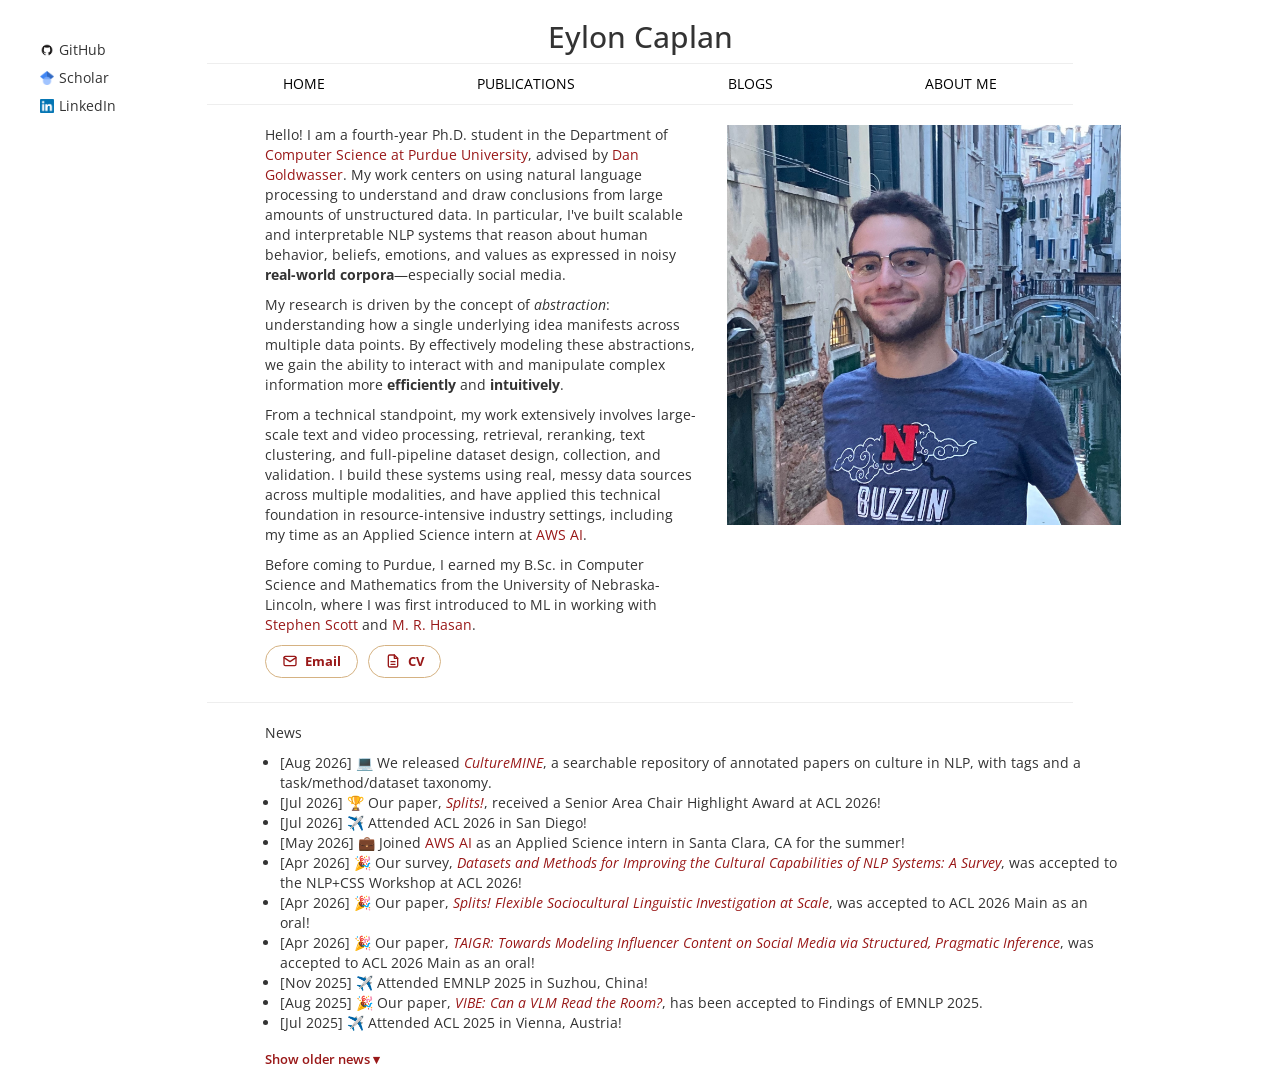
<file: index.html>
<!doctype html>
<!-- The DOCTYPE declaration above will set the     -->
<!-- browser's rendering engine into                -->
<!-- "Standards Mode". Replacing this declaration   -->
<!-- with a "Quirks Mode" doctype is not supported. -->
<html>
<head>
<meta http-equiv="content-type" content="text/html; charset=UTF-8">
<!--                                                               -->
<!-- Consider inlining css to reduce the number of requested files -->
<!--                                                               -->
<link rel="shortcut icon" type="image/x-icon" href="images/favicon.ico" />
<link type="text/css" rel="stylesheet" href="css/bootstrap.min.css">
<link href="https://fonts.googleapis.com/css?family=Open+Sans" rel="stylesheet">
<link href="https://fonts.googleapis.com/css?family=Open+Sans:400,700&display=swap" rel="stylesheet">
<link type="text/css" rel="stylesheet" href="css/eylon.css">
<!--                                           -->
<!-- Any title is fine                         -->
<!--                                           -->
<title>Eylon Caplan</title>
<!--                                           -->
<!-- This script loads your compiled module.   -->
<!-- If you add any GWT meta tags, they must   -->
<!-- be added before this line.                -->
<!--                                           -->
<script type="text/javascript" language="javascript" src="https://rajkumar-pujari.com/js/bootstrap.min.js"></script>
<script>
  (function(i,s,o,g,r,a,m){i['GoogleAnalyticsObject']=r;i[r]=i[r]||function(){
  (i[r].q=i[r].q||[]).push(arguments)},i[r].l=1*new Date();a=s.createElement(o),
  m=s.getElementsByTagName(o)[0];a.async=1;a.src=g;m.parentNode.insertBefore(a,m)
  })(window,document,'script','https://www.google-analytics.com/analytics.js','ga');
  ga('create', 'UA-79894772-1', 'auto');
  ga('send', 'pageview');
</script>
<style>
  /* older news items stay collapsed until the toggle is clicked */
  .news-older { display:none; }
  .news.show-older .news-older { display:list-item; }

  #news-toggle {
    background:none;
    border:0;
    padding:0;
    margin-top:8px;
    font:inherit;
    font-size:0.9em;
    font-weight:600;
    color:#991818;
    cursor:pointer;
  }

  #news-toggle:hover { text-decoration:underline; }
  /* email / CV buttons under the bio */
  .contact-buttons { display:flex; flex-wrap:wrap; gap:10px; margin:6px 0 4px; }

  .contact-buttons a {
    display:inline-flex;
    align-items:center;
    gap:7px;
    padding:6px 16px;
    font-weight:700;
    font-size:0.95em;
    color:#991818;
    background:#FFFFFF;
    border:1.5px solid #D5B282;
    border-radius:999px;
    text-decoration:none;
    transition:background .15s ease, border-color .15s ease;
  }

  .contact-buttons a:hover {
    background:#FBF5EC;
    border-color:#A8814A;
    color:#991818;
    text-decoration:none;
  }

  .contact-buttons svg { width:16px; height:16px; }
</style>
</head>
<body>
  <div style="position: fixed; top: 40px; left: 40px; z-index: 1000;">
    <div style="margin-bottom: 8px;">
      <a href="https://github.com/eyloncaplan" target="_blank" style="text-decoration: none; display: flex; align-items: center;">
        <img src="images/gh-logo.png" alt="GitHub" style="height: 1em; width: auto; margin-right: 5px;">
        <span style="color: #333; font-size: 14px;">GitHub</span>
      </a>
    </div>
    <div style="margin-bottom: 8px;">
      <a href="https://scholar.google.com/citations?user=Q9Ioto4AAAAJ&hl=en&oi=ao" target="_blank" style="text-decoration: none; display: flex; align-items: center;">
        <img src="images/scholar-logo.png" alt="Google Scholar" style="height: 1em; width: auto; margin-right: 5px;">
        <span style="color: #333; font-size: 14px;">Scholar</span>
      </a>
    </div>
    <div style="margin-bottom: 8px;">
      <a href="https://www.linkedin.com/in/eylon-caplan-377499286/" target="_blank" style="text-decoration: none; display: flex; align-items: center;">
        <img src="images/linkedin-logo.png" alt="LinkedIn" style="height: 1em; width: auto; margin-right: 5px;">
        <span style="color: #333; font-size: 14px;">LinkedIn</span>
      </a>
    </div>
  </div>
  <div class="container">
    <center><h2>Eylon Caplan</h2></center>
    <hr class="nomargin">
    <nav class="mynavbar">
      <a href="index.html"><span class="focus">HOME</span></a>
      <a href="publications.html">PUBLICATIONS</a>
      <a href="blogs.html">BLOGS</a>
      <a href="about.html">ABOUT ME</a>
    </nav>
    <hr class="nomargin">
    <br>
    <div class="content row">
      <div class="col-md-8">
		<p>
		Hello! I am a fourth-year Ph.D. student in the Department of <a href="https://www.cs.purdue.edu/">Computer Science at Purdue University</a>, advised by <a href="https://www.cs.purdue.edu/homes/dgoldwas/">Dan Goldwasser</a>. My work centers on using natural language processing to understand and draw conclusions from large amounts of unstructured data. In particular, I've built scalable and interpretable NLP systems that reason about human behavior, beliefs, emotions, and values as expressed in noisy <strong>real-world corpora</strong>—especially social media.
		</p>
    <p>
      My research is driven by the concept of <em>abstraction</em>: understanding how a single underlying idea manifests across multiple data points. By effectively modeling these abstractions, we gain the ability to interact with and manipulate complex information more <strong>efficiently</strong> and <strong>intuitively</strong>. 
    </p>
    <p>
      From a technical standpoint, my work extensively involves large-scale text and video processing, retrieval, reranking, text clustering, and full-pipeline dataset design, collection, and validation. I build these systems using real, messy data sources across multiple modalities, and have applied this technical foundation in resource-intensive industry settings, including my time as an Applied Science intern at <a href="https://www.amazon.science/">AWS AI</a>.
    </p>
		<p>
		Before coming to Purdue, I earned my B.Sc. in Computer Science and Mathematics from the University of Nebraska-Lincoln, where I was first introduced to ML in working with <a href="https://cse-apps.unl.edu/facdb/users/15/details">Stephen Scott</a> and <a href="https://mrhasan-ai.github.io/index.html">M. R. Hasan</a>.
		</p>
		<div class="contact-buttons">
		  <a id="email-btn" href="#" data-user="ecaplan" data-domain="purdue.edu">
		    <svg viewBox="0 0 24 24" fill="none" stroke="currentColor" stroke-width="2" stroke-linecap="round" stroke-linejoin="round" aria-hidden="true"><rect x="3" y="5" width="18" height="14" rx="2"/><path d="m3 7 9 6 9-6"/></svg>
		    <span>Email</span>
		  </a>
		  <a href="data/CV.pdf">
		    <svg viewBox="0 0 24 24" fill="none" stroke="currentColor" stroke-width="2" stroke-linecap="round" stroke-linejoin="round" aria-hidden="true"><path d="M14 3H7a2 2 0 0 0-2 2v14a2 2 0 0 0 2 2h10a2 2 0 0 0 2-2V8z"/><path d="M14 3v5h5"/><path d="M9 13h6M9 17h6"/></svg>
		    <span>CV</span>
		  </a>
		</div>
      </div>
      <div class="col-md-4">
        <img alt="" src="images/website_image.jpg" height="400">
      </div>
    </div>
    <br>
    <hr class="nomargin">
    <br>
    <div class="content row">
      <div class="col-md-12 news-container">
        <p>News</p>
        <div class="myBox">
          <ul class="news" id="news-list">
            <!-- newest first -->
            <li>[Aug 2026] 💻
              We released <a href="https://culture-in-nlp.pages.dev/"><em>CultureMINE</em></a>, a searchable repository of annotated papers on culture in NLP, with tags and a task/method/dataset taxonomy.
            </li>
            <li>[Jul 2026] 🏆
              Our paper, <a href="https://aclanthology.org/2026.acl-long.117/"><em>Splits!</em></a>, received a Senior Area Chair Highlight Award at ACL 2026!
            </li>
            <li>[Jul 2026] ✈️
              Attended ACL 2026 in San Diego!
            </li>
            <li>[May 2026] 💼
              Joined <a href="https://www.amazon.science/">AWS AI</a> as an Applied Science intern in Santa Clara, CA for the summer!
            </li>
            <li>[Apr 2026] 🎉
              Our survey, <a href="https://aclanthology.org/2026.nlpcss-1.14/"><em>Datasets and Methods for Improving the Cultural Capabilities of NLP Systems: A Survey</em></a>, was accepted to the NLP+CSS Workshop at ACL 2026!
            </li>
            <li>[Apr 2026] 🎉
              Our paper, <a href="https://aclanthology.org/2026.acl-long.117/"><em>Splits! Flexible Sociocultural Linguistic Investigation at Scale</em></a>, was accepted to ACL 2026 Main as an oral!
            </li>
            <li>[Apr 2026] 🎉
              Our paper, <a href="https://aclanthology.org/2026.acl-long.1868/"><em>TAIGR: Towards Modeling Influencer Content on Social Media via Structured, Pragmatic Inference</em></a>, was accepted to ACL 2026 Main as an oral!
            </li>
            <li>[Nov 2025] ✈️
              Attended EMNLP 2025 in Suzhou, China!
            </li>
            <li>[Aug 2025] 🎉
              Our paper, <a href="https://aclanthology.org/2025.findings-emnlp.1252/"><em>VIBE: Can a VLM Read the Room?</em></a>, has been accepted to Findings of EMNLP 2025.
            </li>
            <li>[Jul 2025] ✈️
              Attended ACL 2025 in Vienna, Austria!
            </li>
            <li class="news-older">[May 2025] 🎉
              Our paper, <a href="https://aclanthology.org/2025.acl-long.1014/"><em>ConceptCarve: Dynamic Realization of Evidence</em></a>, has been accepted to ACL 2025 Main Conference.
            </li>
            <li class="news-older">[Jan 2025] 💻
              I created and released <a href="https://github.com/eyloncaplan/acl-searcher"><em>ACL Searcher</em></a>, an open-source semantic search tool for ACL paper abstracts using ColBERT.
            </li>
            <li class="news-older">[Aug 2023] 🎓
              Started my Ph.D. in Computer Science at Purdue University (advisor: Dan Goldwasser).
            </li>
          </ul>
          <button type="button" id="news-toggle" aria-expanded="false" aria-controls="news-list">Show older news &#9662;</button>
        </div>
      </div>
    </div>
  </div>
  <script>
    (function () {
      var list = document.getElementById('news-list');
      var btn = document.getElementById('news-toggle');
      btn.addEventListener('click', function () {
        var open = list.classList.toggle('show-older');
        btn.setAttribute('aria-expanded', open);
        btn.innerHTML = open ? 'Show less &#9652;' : 'Show older news &#9662;';
      });
    })();
  </script>
  <script>
    // assemble the address at runtime so scrapers don't pick it up
    (function () {
      var a = document.getElementById('email-btn');
      var addr = a.getAttribute('data-user') + '@' + a.getAttribute('data-domain');
      a.href = 'mailto:' + addr;
      a.title = addr;
    })();
  </script>
</body>
</html>
</file>
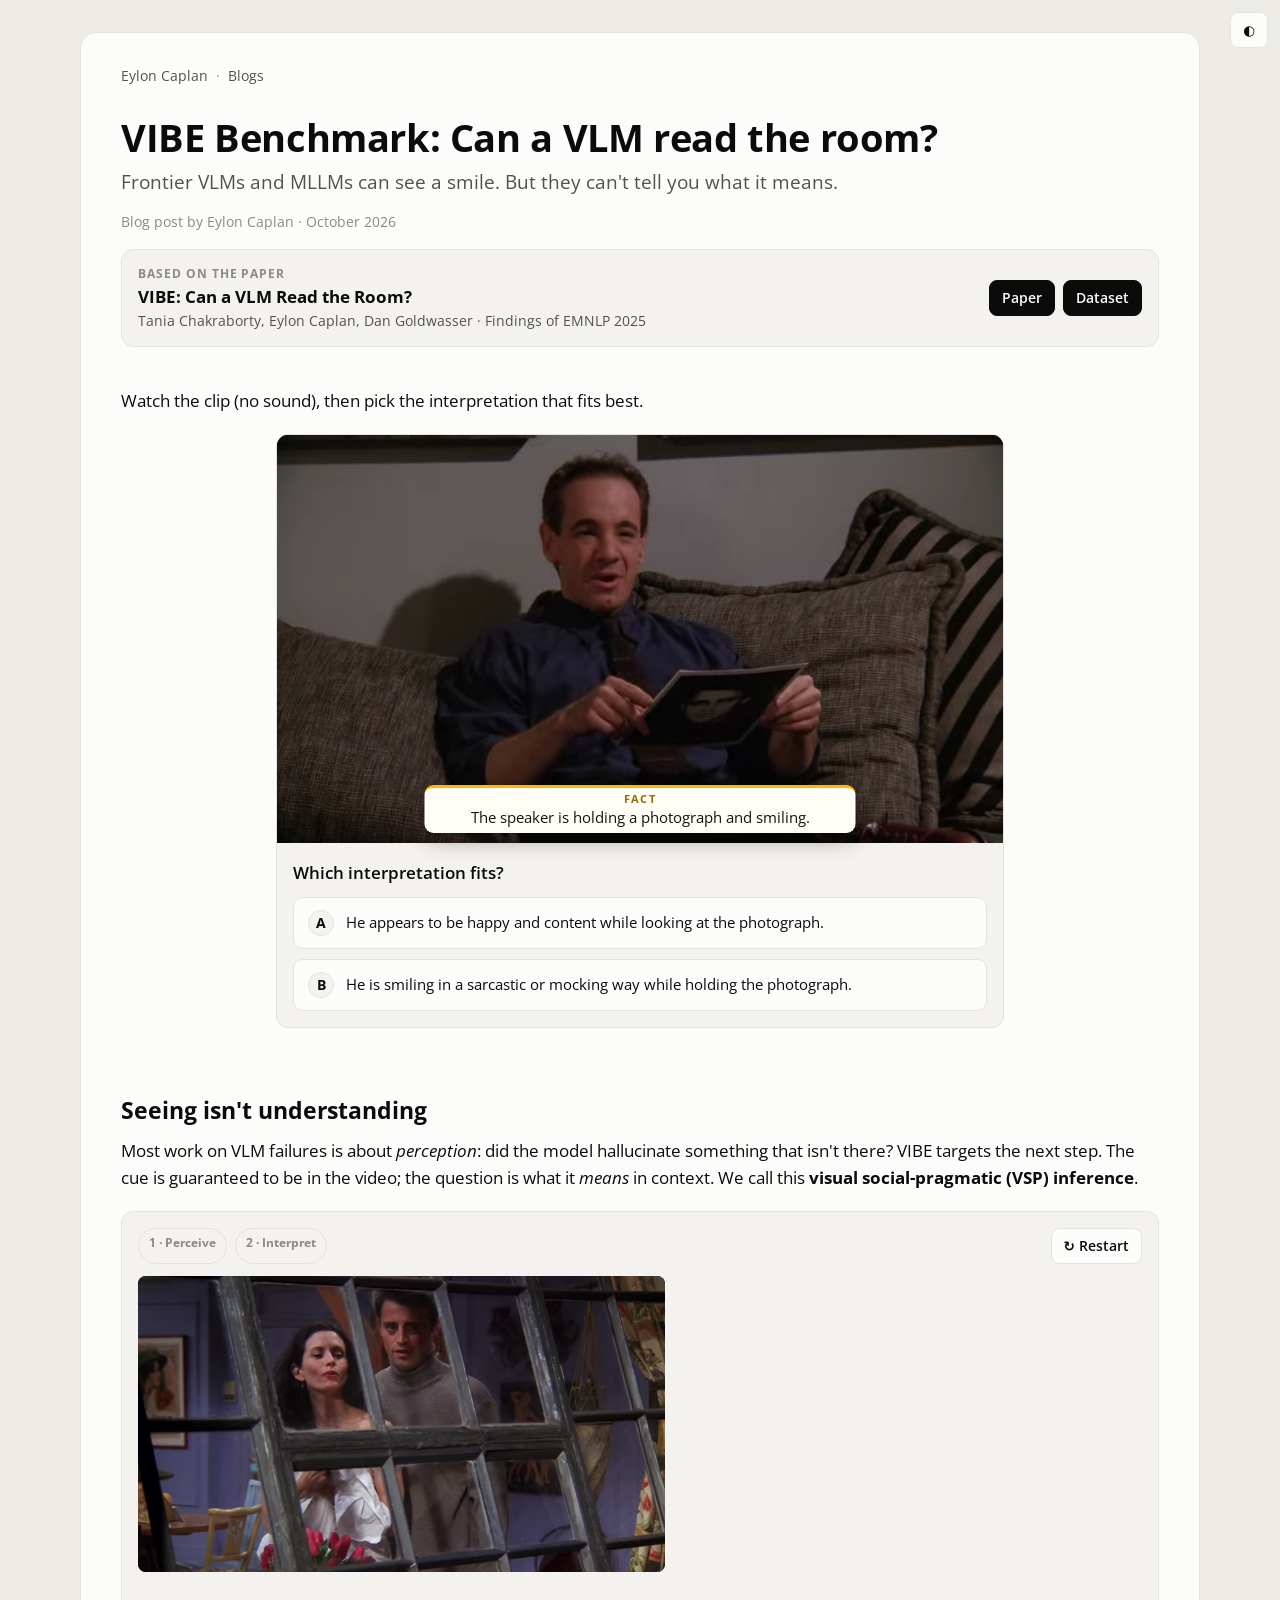
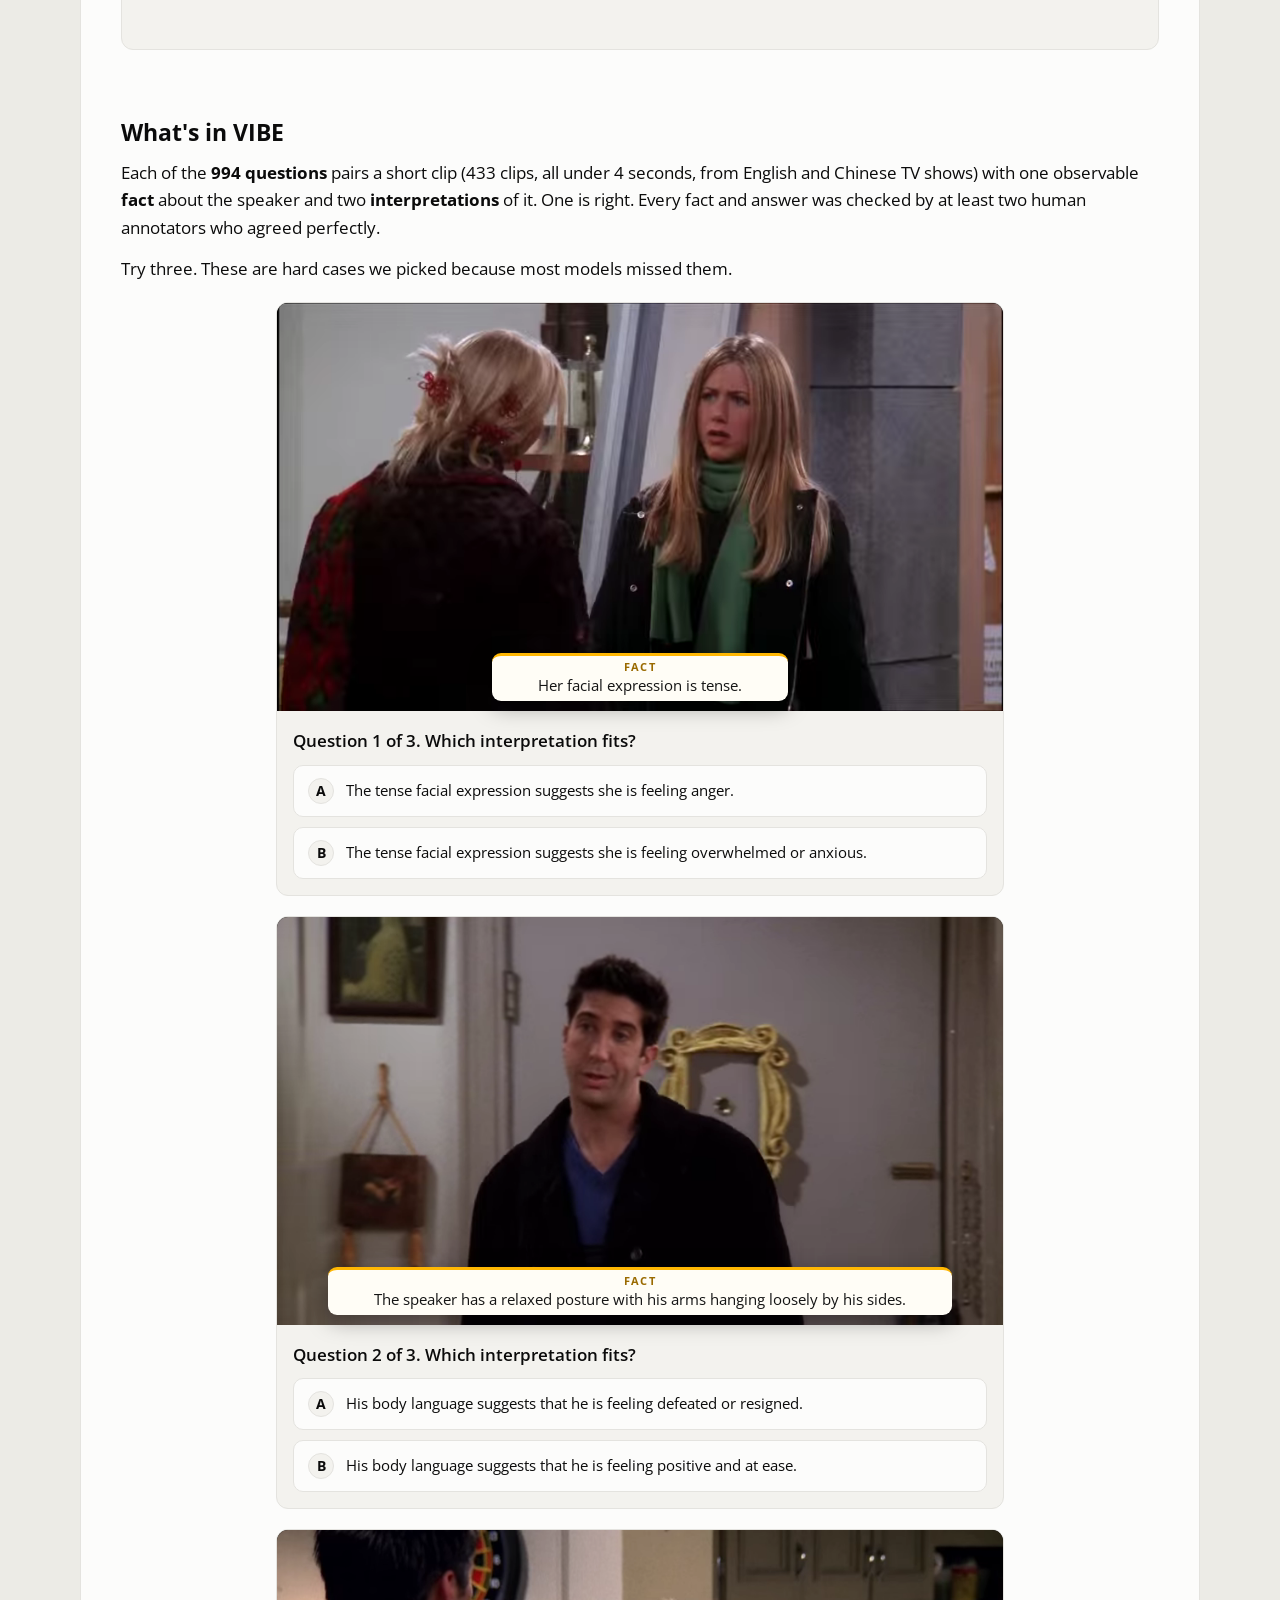
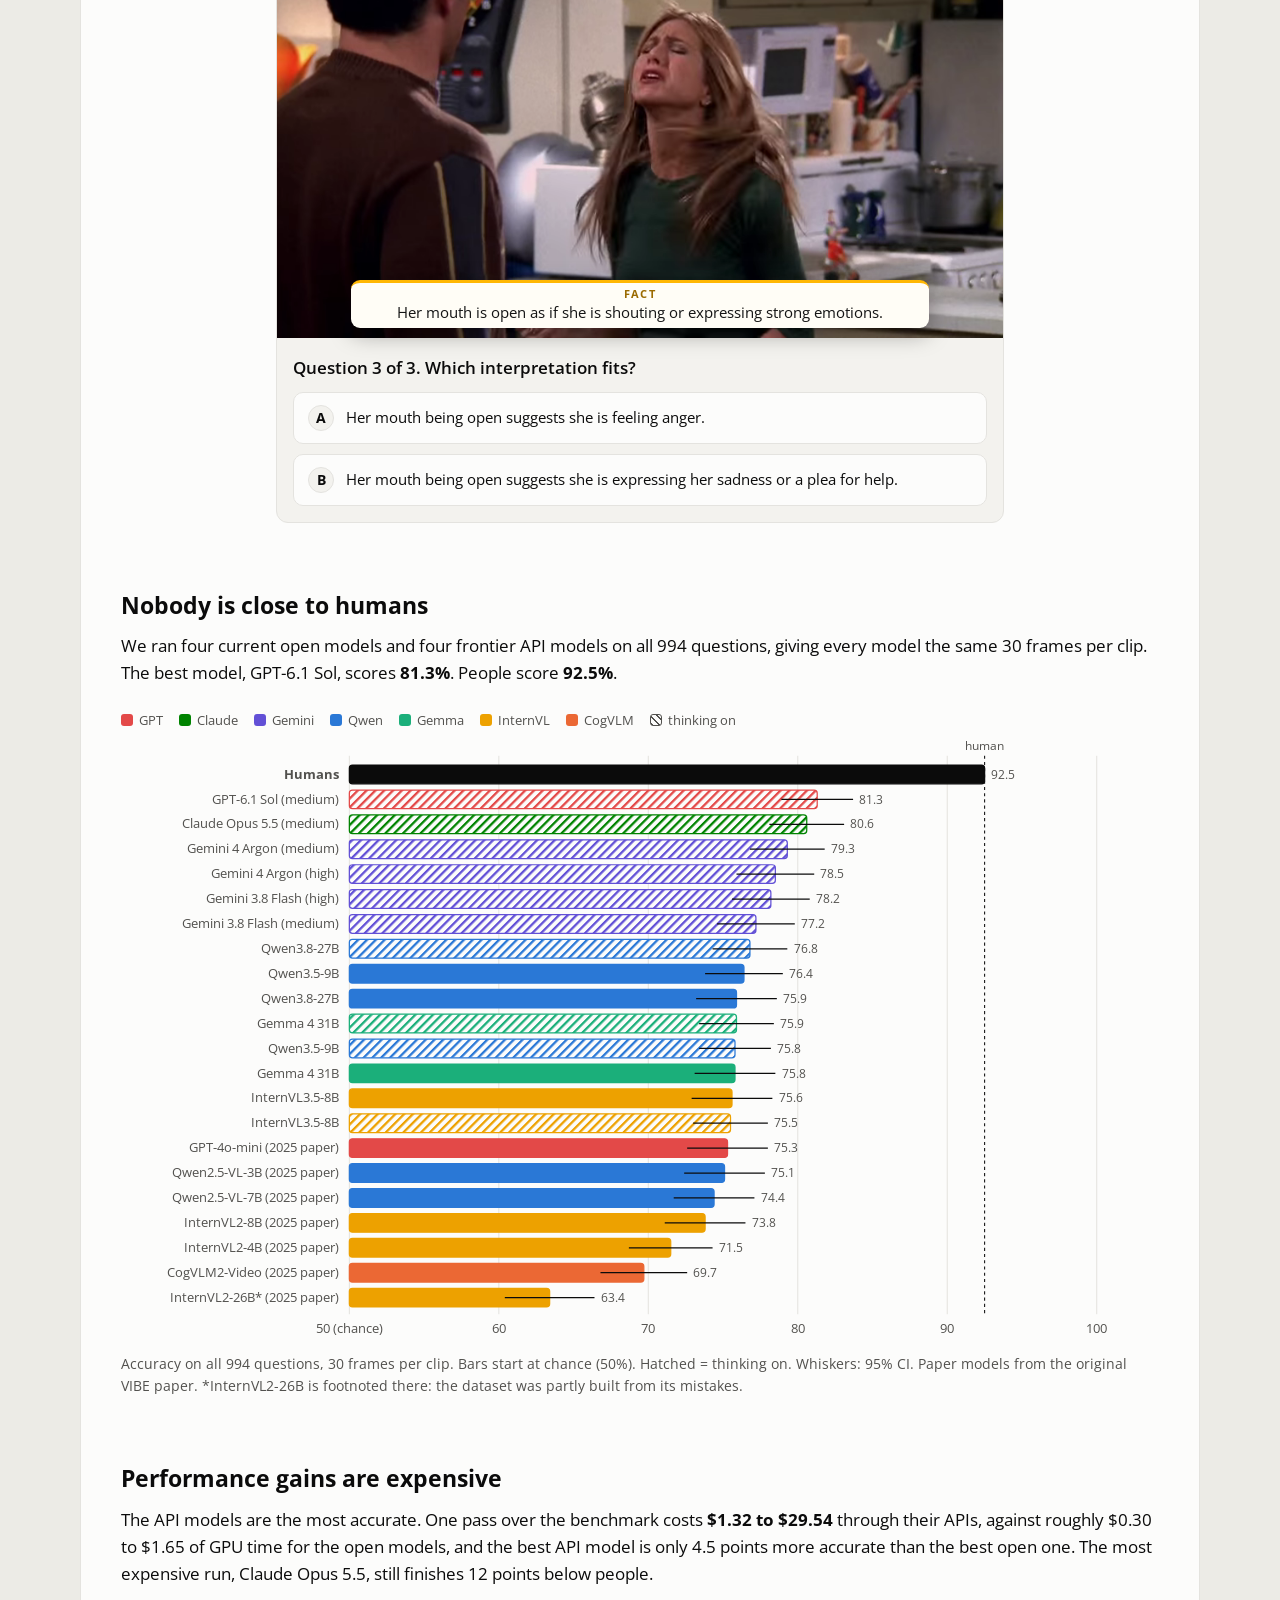
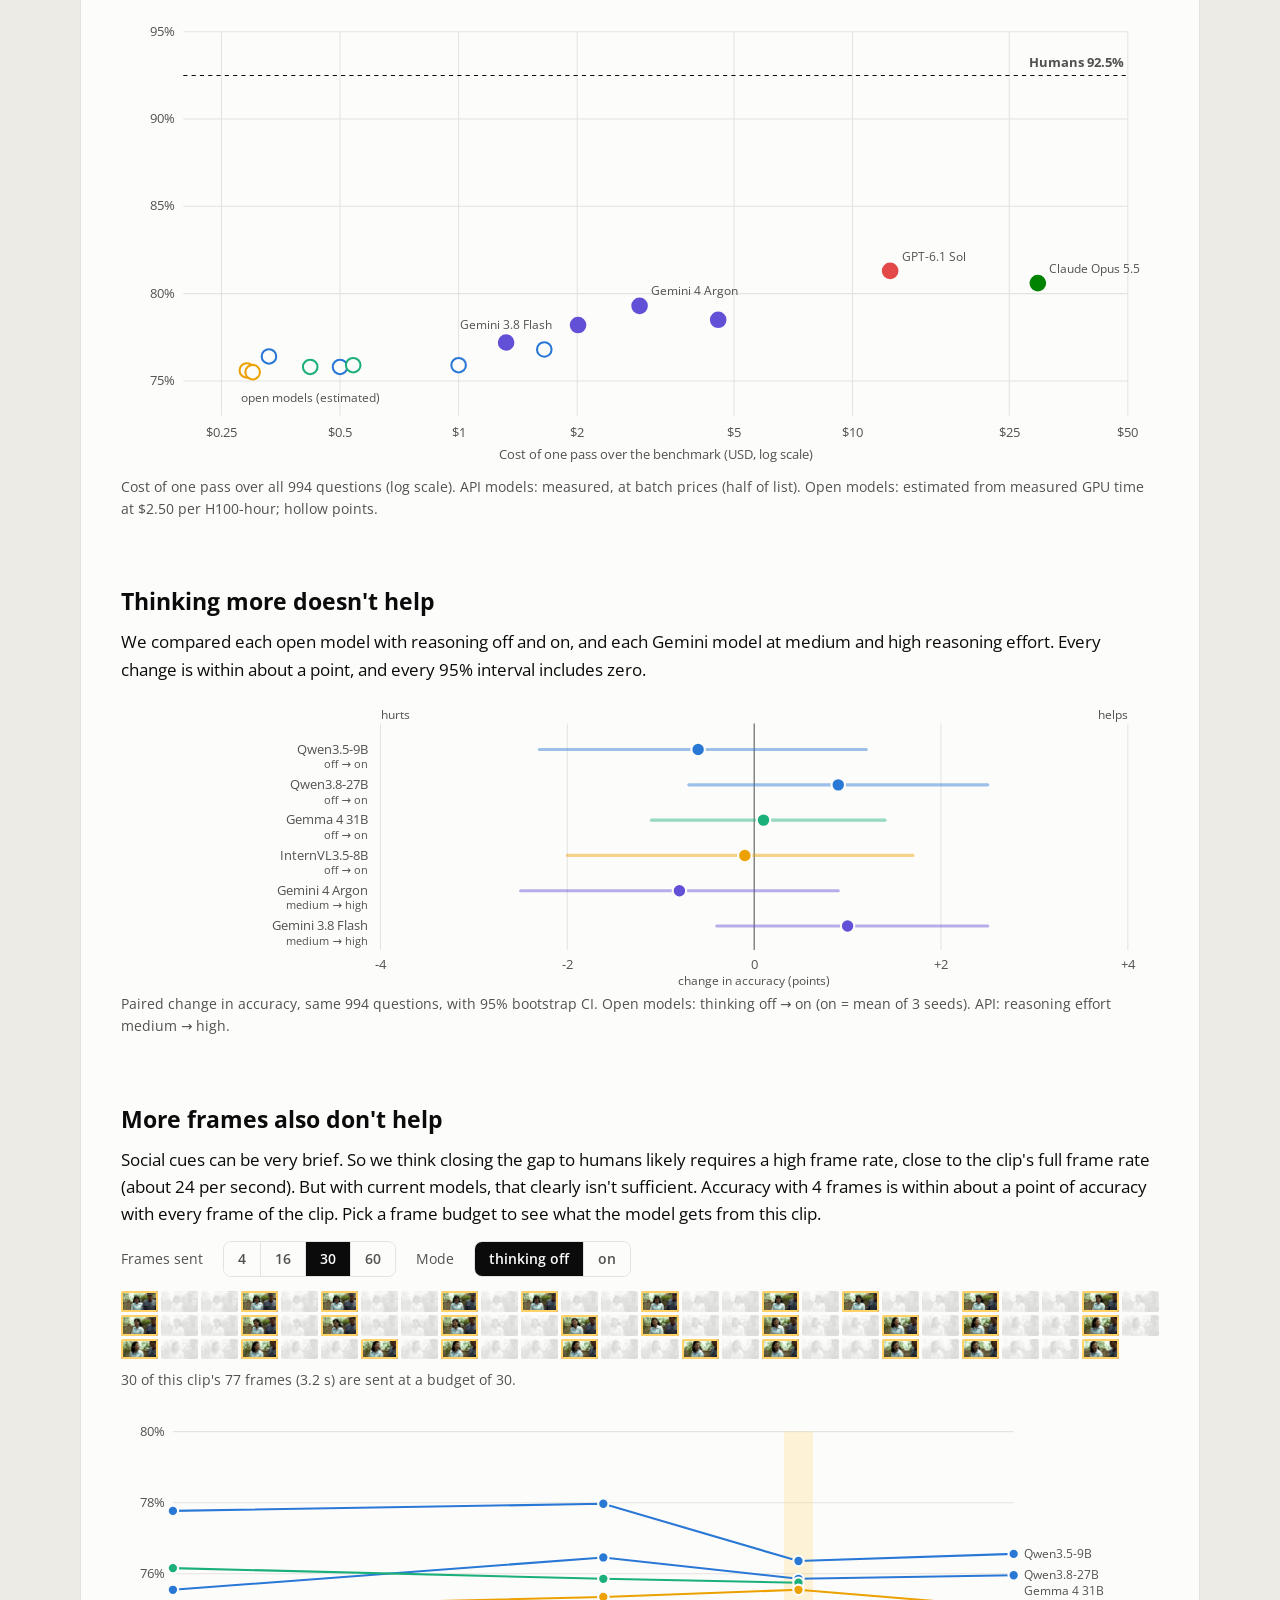
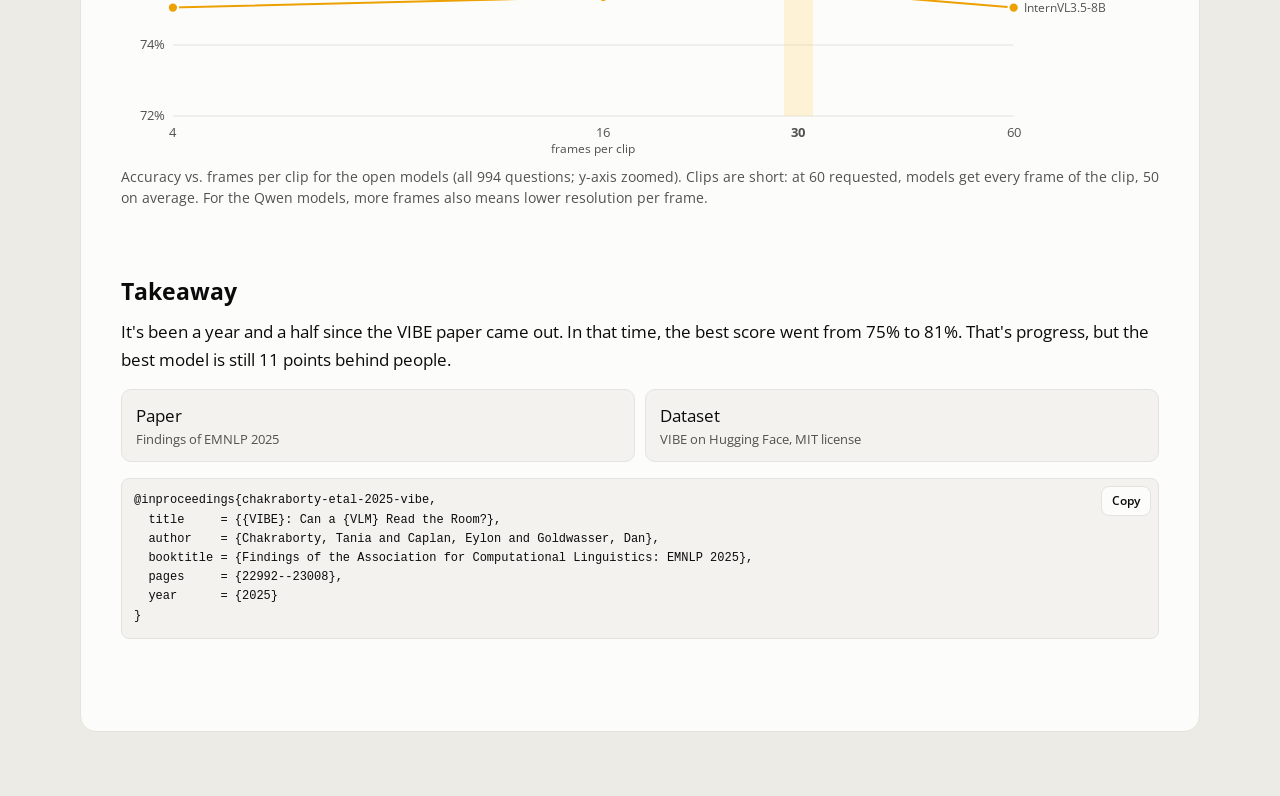
<file: blog/vibe/index.html>
<!doctype html>
<html lang="en">
<head>
<meta charset="utf-8">
<meta name="viewport" content="width=device-width, initial-scale=1">
<title>VIBE Benchmark: Can a VLM Read the Room?</title>
<meta name="description" content="Frontier VLMs and MLLMs can see a smile. But they can't tell you what it means. VIBE results for current open and API models.">
<link rel="icon" type="image/x-icon" href="../../images/favicon.ico">
<link rel="preconnect" href="https://fonts.googleapis.com">
<link href="https://fonts.googleapis.com/css2?family=Open+Sans:wght@400;600;700&display=swap" rel="stylesheet">
<style>
:root {
  --page: #ecebe6; --surface: #fcfcfb; --surface-2: #f3f2ee; --line: #e4e3df;
  --ink: #0b0b0b; --ink-2: #52514e; --ink-3: #8a8983;
  --right: #1a7f4b; --wrong: #c43c3b; --accent: #2a78d6;
  --human: #0b0b0b;
  --f-gpt: #e34948; --f-claude: #008300; --f-gemini: #6250d6; --f-qwen: #2a78d6;
  --f-gemma: #1baf7a; --f-internvl: #eda100; --f-cogvlm: #eb6834;
  color-scheme: light;
}
@media (prefers-color-scheme: dark) {
  :root:not([data-theme="light"]) {
    --page: #111110; --surface: #1a1a19; --surface-2: #242422; --line: #34342f;
    --ink: #f0efec; --ink-2: #c3c2b7; --ink-3: #8f8e86;
    --right: #4cc38a; --wrong: #e66767; --accent: #3987e5; --human: #f0efec;
    --f-gpt: #e66767; --f-claude: #2f9e2f; --f-gemini: #9085e9; --f-qwen: #3987e5;
    --f-gemma: #199e70; --f-internvl: #c98500; --f-cogvlm: #d95926;
    color-scheme: dark;
  }
}
:root[data-theme="dark"] {
  --page: #111110; --surface: #1a1a19; --surface-2: #242422; --line: #34342f;
  --ink: #f0efec; --ink-2: #c3c2b7; --ink-3: #8f8e86;
  --right: #4cc38a; --wrong: #e66767; --accent: #3987e5; --human: #f0efec;
  --f-gpt: #e66767; --f-claude: #2f9e2f; --f-gemini: #9085e9; --f-qwen: #3987e5;
  --f-gemma: #199e70; --f-internvl: #c98500; --f-cogvlm: #d95926;
  color-scheme: dark;
}
* { box-sizing: border-box; }
body { margin: 0; background: var(--page); color: var(--ink); font: 17px/1.6 "Open Sans", system-ui, sans-serif; }
/* The whole post is one long card on a slightly darker page; text, charts and the animation share its width. */
main { max-width: 1120px; margin: 32px auto 64px; padding: 56px 40px 80px; background: var(--surface);
  border: 1px solid var(--line); border-radius: 16px; }
@media (max-width: 720px) { main { margin: 0; padding: 32px 16px 64px; border-radius: 0; border-width: 0; } }
.wide { width: 100%; }
h1 { font-size: 2.4rem; line-height: 1.15; margin: 0 0 8px; letter-spacing: -0.01em; }
h2 { font-size: 1.45rem; margin: 64px 0 8px; }
.dek { font-size: 1.2rem; color: var(--ink-2); margin: 0 0 12px; }
.byline { color: var(--ink-3); font-size: .9rem; margin-bottom: 16px; }
p { margin: 0 0 14px; }
a { color: var(--accent); }
.muted { color: var(--ink-2); }
.small { font-size: .85rem; color: var(--ink-2); }
.num { font-variant-numeric: tabular-nums; }
.kicker { font-size: .75rem; font-weight: 700; letter-spacing: .08em; text-transform: uppercase; color: var(--ink-3); }

/* ---- question card (hook + quiz) ---- */
.qcard { border: 1px solid var(--line); border-radius: 12px; overflow: hidden; background: var(--surface-2);
  max-width: 728px; margin: 20px auto; }
.qmedia { position: relative; background: #000; aspect-ratio: 16 / 9; }
.qmedia video { width: 100%; height: 100%; display: block; object-fit: contain; }
/* The fact is a light card near the bottom; its light fill and label keep it apart from (often burned-in) subtitles. */
.fact-chip { position: absolute; bottom: 10px; left: 50%; width: max-content; max-width: calc(100% - 24px); text-align: center;
  padding: 4px 46px 5px; border-radius: 9px; background: #fffdf6; color: #141414; font-size: .95rem; line-height: 1.4;
  box-shadow: 0 6px 22px rgba(0, 0, 0, .35); border-top: 3px solid #ffb703;
  opacity: 0; transform: translate(-50%, 10px); transition: opacity .5s, transform .5s; }
.fact-chip.on { opacity: 1; transform: translate(-50%, 0); }
.fact-chip b { display: block; font-size: .66rem; letter-spacing: .12em; color: #9a6a00; font-weight: 700; }
@media (max-width: 560px) { .fact-chip { font-size: .8rem; bottom: 6px; padding: 3px 26px 4px; } }
.paper { display: flex; flex-wrap: wrap; gap: 12px 20px; align-items: center; justify-content: space-between;
  border: 1px solid var(--line); border-radius: 12px; background: var(--surface-2); padding: 14px 16px; margin: 0 0 40px; }
.paper-title { font-weight: 700; }
.paper-btns { display: flex; gap: 8px; }
.btn.primary { background: var(--ink); color: var(--surface); border-color: var(--ink); text-decoration: none; }
a.btn { text-decoration: none; display: inline-block; }
.cite { position: relative; }
.cite .btn { position: absolute; top: 8px; right: 8px; font-size: .75rem; padding: 4px 10px; }
.qbody { padding: 16px; }
.qprompt { font-weight: 600; margin-bottom: 10px; }
.opts { display: grid; gap: 10px; }
.opt { text-align: left; font: inherit; font-size: .95rem; color: var(--ink); background: var(--surface); cursor: pointer;
  border: 1.5px solid var(--line); border-radius: 10px; padding: 12px 14px; display: flex; gap: 12px; align-items: flex-start;
  transition: border-color .2s, background .2s; }
.opt:hover:not([disabled]) { border-color: var(--ink-3); }
.opt[disabled] { cursor: default; }
.opt .letter { flex: none; width: 26px; height: 26px; border-radius: 50%; display: grid; place-items: center;
  font-weight: 700; font-size: .85rem; background: var(--surface-2); border: 1px solid var(--line); }
.opt.right { border-color: var(--right); }
.opt.right .letter { background: var(--right); color: #fff; border-color: var(--right); }
.opt.wrongpick { border-color: var(--wrong); }
.opt.wrongpick .letter { background: var(--wrong); color: #fff; border-color: var(--wrong); }
.opt .tag { margin-left: auto; flex: none; font-size: .75rem; font-weight: 700; padding-top: 3px; }
.opt.right .tag { color: var(--right); }
.opt.wrongpick .tag { color: var(--wrong); }
.reveal { display: none; margin-top: 14px; padding-top: 14px; border-top: 1px solid var(--line); }
.reveal.on { display: block; animation: fade .4s; }
.picks { display: flex; flex-wrap: wrap; gap: 6px; margin: 8px 0 4px; }
.pick { display: inline-flex; align-items: center; gap: 6px; font-size: .8rem; padding: 4px 9px 4px 6px; border-radius: 999px;
  background: var(--surface); border: 1px solid var(--line); }
.pick i { width: 10px; height: 10px; border-radius: 50%; display: inline-block; }
.pick .res { font-weight: 700; }
.pick .res.r { color: var(--right); } .pick .res.w { color: var(--wrong); }
@keyframes fade { from { opacity: 0; transform: translateY(4px); } to { opacity: 1; transform: none; } }

/* ---- perceive vs interpret animation ---- */
.anim { border: 1px solid var(--line); border-radius: 12px; background: var(--surface-2); padding: 16px; margin: 20px 0; }
.anim-grid { display: grid; grid-template-columns: 1.15fr 1fr; gap: 18px; align-items: center; }
@media (max-width: 720px) { .anim-grid { grid-template-columns: 1fr; } }
.anim .qmedia { border-radius: 8px; overflow: hidden; }
.zoomer { position: absolute; inset: 0; transform-origin: 0 0; transition: transform 1s cubic-bezier(.4, 0, .2, 1); }
.zoomer video { width: 100%; height: 100%; display: block; object-fit: contain; }
.zoomer.zoomed .lbl { opacity: 0; }
.scanbox { position: absolute; border: 2.5px solid #ffd166; border-radius: 6px; left: 28%; top: 14%; width: 14%; height: 30%;
  opacity: 0; transform: scale(1.6); transition: opacity .35s, transform .6s cubic-bezier(.2,.9,.3,1.2); box-shadow: 0 0 0 9999px rgba(0,0,0,0); }
.scanbox.on { opacity: 1; transform: scale(1); box-shadow: 0 0 0 9999px rgba(0,0,0,.35); }
.scanbox .lbl { position: absolute; left: 50%; top: calc(100% + 6px); transform: translateX(-50%); white-space: nowrap;
  background: #ffd166; color: #111; font-size: .78rem; font-weight: 700; padding: 3px 8px; border-radius: 6px; }
.steps { display: flex; gap: 8px; margin-bottom: 12px; }
.step { font-size: .78rem; font-weight: 700; padding: 4px 10px; border-radius: 999px; border: 1px solid var(--line); color: var(--ink-3);
  transition: all .3s; }
.step.on { color: var(--ink); border-color: var(--ink); }
.reading { position: relative; border: 1.5px solid var(--line); border-radius: 10px; padding: 12px 14px; background: var(--surface);
  margin-bottom: 10px; opacity: 0; transform: translateX(14px); transition: opacity .45s, transform .45s, border-color .4s; font-size: .92rem; }
.reading.on { opacity: 1; transform: none; }
.reading .dots { display: flex; flex-wrap: wrap; gap: 5px; min-height: 16px; margin-top: 8px; }
.reading .dot { width: 14px; height: 14px; border-radius: 50%; transform: scale(0); transition: transform .35s cubic-bezier(.2,.9,.3,1.4); }
.reading .dot.on { transform: scale(1); }
.reading .verdict { font-size: .75rem; font-weight: 700; margin-top: 6px; opacity: 0; transition: opacity .4s; }
.reading.truth { border-color: var(--right); } .reading.truth .verdict { color: var(--right); opacity: 1; }
.reading.miss { border-color: var(--wrong); } .reading.miss .verdict { color: var(--wrong); opacity: 1; }
.anim-caption { min-height: 3.2em; margin-top: 12px; font-size: .95rem; color: var(--ink-2); transition: opacity .3s; }
.anim-caption b { color: var(--ink); }
.btn { font: inherit; font-size: .85rem; font-weight: 600; color: var(--ink); background: var(--surface); border: 1px solid var(--line);
  border-radius: 8px; padding: 6px 12px; cursor: pointer; }
.btn:hover { border-color: var(--ink-3); }

/* ---- charts ---- */
figure { margin: 24px 0; }
figcaption { font-size: .85rem; color: var(--ink-2); margin-top: 8px; }
.chart { width: 100%; position: relative; }
.chart svg { display: block; width: 100%; height: auto; overflow: visible; }
.chart text { font-family: "Open Sans", system-ui, sans-serif; fill: var(--ink-2); }
.legend { display: flex; flex-wrap: wrap; gap: 6px 16px; font-size: .8rem; color: var(--ink-2); margin: 6px 0 4px; }
.legend span { display: inline-flex; align-items: center; gap: 6px; }
.legend i { width: 12px; height: 12px; border-radius: 3px; display: inline-block; }
.tip { position: fixed; pointer-events: none; z-index: 10; background: var(--ink); color: var(--surface); font-size: .8rem; line-height: 1.4;
  padding: 7px 10px; border-radius: 6px; opacity: 0; transition: opacity .12s; max-width: 260px; }
.tip.on { opacity: 1; }
.seg { display: inline-flex; border: 1px solid var(--line); border-radius: 8px; overflow: hidden; }
.seg button { font: inherit; font-size: .85rem; font-weight: 600; color: var(--ink-2); background: var(--surface); border: 0; padding: 6px 14px; cursor: pointer; }
.seg button + button { border-left: 1px solid var(--line); }
.seg button.on { background: var(--ink); color: var(--surface); }
.controls { display: flex; flex-wrap: wrap; gap: 12px 20px; align-items: center; margin: 14px 0; font-size: .85rem; color: var(--ink-2); }
.strip { display: grid; grid-template-columns: repeat(26, 1fr); gap: 3px; margin: 10px 0; }
@media (max-width: 720px) { .strip { grid-template-columns: repeat(13, 1fr); } }
.strip i { aspect-ratio: 16 / 9; background-repeat: no-repeat; border-radius: 2px; opacity: .14; filter: grayscale(1);
  transition: opacity .25s, filter .25s, outline-color .25s; outline: 2px solid transparent; outline-offset: -2px; }
.strip i.on { opacity: 1; filter: none; outline-color: #ffd166; }
.score { border: 1px solid var(--line); border-radius: 12px; padding: 16px; background: var(--surface-2); display: none; }
.score.on { display: block; animation: fade .4s; }
.score table { width: 100%; border-collapse: collapse; font-size: .9rem; }
.score td { padding: 4px 0; border-bottom: 1px solid var(--line); }
.score td:last-child { text-align: right; font-weight: 700; }
.score tr.you td { font-weight: 700; }
.links { display: grid; grid-template-columns: repeat(auto-fit, minmax(180px, 1fr)); gap: 10px; margin: 16px 0; }
.links a { display: block; padding: 12px 14px; border: 1px solid var(--line); border-radius: 10px; text-decoration: none; color: var(--ink); background: var(--surface-2); }
.links a span { display: block; font-size: .8rem; color: var(--ink-2); }
pre { background: var(--surface-2); border: 1px solid var(--line); border-radius: 8px; padding: 12px; font-size: .75rem; overflow-x: auto; }
.static *, .static *::after { transition: none !important; animation: none !important; }
.site-nav { display: flex; gap: 8px; font-size: .85rem; color: var(--ink-3); margin: -24px 0 28px; }
.site-nav a { color: var(--ink-2); text-decoration: none; } .site-nav a:hover { color: var(--ink); text-decoration: underline; }
.theme-toggle { position: fixed; top: 12px; right: 12px; z-index: 5; }
</style>
</head>
<body>
<button class="btn theme-toggle" id="theme" aria-label="Toggle dark mode">◐</button>
<div class="tip" id="tip"></div>
<main>
  <nav class="site-nav"><a href="../../index.html">Eylon Caplan</a><span>·</span><a href="../../blogs.html">Blogs</a></nav>
  <h1>VIBE Benchmark: Can a VLM read the room?</h1>
  <p class="dek">Frontier VLMs and MLLMs can see a smile. But they can't tell you what it means.</p>
  <div class="byline">Blog post by Eylon Caplan · October 2026</div>
  <div class="paper">
    <div>
      <div class="kicker">Based on the paper</div>
      <div class="paper-title">VIBE: Can a VLM Read the Room?</div>
      <div class="small">Tania Chakraborty, Eylon Caplan, Dan Goldwasser · Findings of EMNLP 2025</div>
    </div>
    <div class="paper-btns">
      <a class="btn primary" href="https://aclanthology.org/2025.findings-emnlp.1252/">Paper</a>
      <a class="btn primary" href="https://huggingface.co/datasets/taniarini/vibe">Dataset</a>
    </div>
  </div>

  <!-- 1. Hook -->
  <p>Watch the clip (no sound), then pick the interpretation that fits best.</p>
  <div class="qcard" id="hook"></div>

  <!-- 2. Seeing isn't understanding -->
  <h2>Seeing isn't understanding</h2>
  <p>Most work on VLM failures is about <em>perception</em>: did the model hallucinate something that isn't there?
    VIBE targets the next step. The cue is guaranteed to be in the video; the question is what it <em>means</em> in context.
    We call this <b>visual social-pragmatic (VSP) inference</b>.</p>
  <div class="anim wide" id="anim">
    <div class="steps"><span class="step" data-s="1">1 · Perceive</span><span class="step" data-s="2">2 · Interpret</span>
      <button class="btn" id="replay" style="margin-left:auto">↻ Restart</button></div>
    <div class="anim-grid">
      <div class="qmedia"><div class="zoomer"><video muted loop playsinline preload="auto"></video>
        <div class="scanbox"><span class="lbl">cue: a smile ✓</span></div></div></div>
      <div class="readings"></div>
    </div>
    <div class="anim-caption"></div>
  </div>

  <!-- 3. What is a VIBE question + quiz -->
  <h2>What's in VIBE</h2>
  <p>Each of the <b>994 questions</b> pairs a short clip (433 clips, all under 4 seconds, from English and Chinese TV shows)
    with one observable <b>fact</b> about the speaker and two <b>interpretations</b> of it. One is right.
    Every fact and answer was checked by at least two human annotators who agreed perfectly.</p>
  <p>Try three. These are hard cases we picked because most models missed them.</p>
  <div id="quiz"></div>
  <div class="score" id="score"></div>

  <!-- 4. Headline -->
  <h2>Nobody is close to humans</h2>
  <p>We ran four current open models and four frontier API models on all 994 questions, giving every model the same
    30 frames per clip. The best model, GPT-6.1 Sol, scores <b class="num" data-v="best"></b>.
    People score <b class="num" data-v="human"></b>.</p>
  <figure class="wide">
    <div class="legend" id="bar-legend"></div>
    <div class="chart" id="bars"></div>
    <figcaption>Accuracy on all 994 questions, 30 frames per clip. Bars start at chance (50%). Hatched = thinking on.
      Whiskers: 95% CI.
      Paper models from the original VIBE paper. *InternVL2-26B is footnoted there: the dataset was partly built from its mistakes.</figcaption>
  </figure>

  <!-- 6. Cost -->
  <h2>Performance gains are expensive</h2>
  <p>The API models are the most accurate. One pass over the benchmark costs
    <b class="num" data-v="cost-range"></b> through their APIs, against roughly $0.30 to $1.65 of GPU time for the open
    models, and the best API model is only 4.5 points more accurate than the best open one. The most expensive run,
    Claude Opus 5.5, still finishes 12 points below people.</p>
  <figure class="wide">
    <div class="chart" id="cost"></div>
    <figcaption>Cost of one pass over all 994 questions (log scale). API models: measured, at batch prices (half of list).
      Open models: estimated from measured GPU time at $2.50 per H100-hour; hollow points.</figcaption>
  </figure>

  <!-- 7. Thinking -->
  <h2>Thinking more doesn't help</h2>
  <p>We compared each open model with reasoning off and on, and each Gemini model at medium and high reasoning effort.
    Every change is within about a point, and every 95% interval includes zero.</p>
  <figure class="wide">
    <div class="chart" id="thinking"></div>
    <figcaption>Paired change in accuracy, same 994 questions, with 95% bootstrap CI. Open models: thinking off → on
      (on = mean of 3 seeds). API: reasoning effort medium → high.</figcaption>
  </figure>

  <!-- 8. Frames -->
  <h2>More frames also don't help</h2>
  <p>Social cues can be very brief. So we think closing the gap to humans likely requires a high frame rate, close to
    the clip's full frame rate (about 24 per second). But with current models, that clearly isn't sufficient. Accuracy
    with 4 frames is within about a point of accuracy with every frame of the clip. Pick a frame budget to see what the model gets from this clip.</p>
  <div class="wide">
  <div class="controls">
    <span>Frames sent</span><div class="seg" id="fseg"></div>
    <span>Mode</span><div class="seg" id="mseg"></div>
  </div>
  <div class="strip" id="strip"></div>
  <div class="small" id="strip-note"></div>
  <figure>
    <div class="chart" id="frames"></div>
    <figcaption>Accuracy vs. frames per clip for the open models (all 994 questions; y-axis zoomed). Clips are short:
      at 60 requested, models get every frame of the clip, 50 on average. For the Qwen models, more frames also means
      lower resolution per frame.</figcaption>
  </figure>
  </div>

  <!-- 9. Takeaway -->
  <h2>Takeaway</h2>
  <p>It's been a year and a half since the VIBE paper came out. In that time, the best score went from 75% to 81%.
    That's progress, but the best model is still 11 points behind people.</p>
  <div class="links">
    <a href="https://aclanthology.org/2025.findings-emnlp.1252/">Paper<span>Findings of EMNLP 2025</span></a>
    <a href="https://huggingface.co/datasets/taniarini/vibe">Dataset<span>VIBE on Hugging Face, MIT license</span></a>
  </div>
  <div class="cite"><button class="btn" id="copy-cite">Copy</button>
  <pre id="bibtex">@inproceedings{chakraborty-etal-2025-vibe,
  title     = {{VIBE}: Can a {VLM} Read the Room?},
  author    = {Chakraborty, Tania and Caplan, Eylon and Goldwasser, Dan},
  booktitle = {Findings of the Association for Computational Linguistics: EMNLP 2025},
  pages     = {22992--23008},
  year      = {2025}
}</pre></div>
</main>

<script src="data.js"></script>
<script>
const D = VIBE;
const $ = (s, el = document) => el.querySelector(s);
const NS = "http://www.w3.org/2000/svg";
const css = v => getComputedStyle(document.documentElement).getPropertyValue(v).trim();
const FAMILY = n => n.startsWith("GPT") ? "gpt" : n.startsWith("Claude") ? "claude" : n.startsWith("Gemini") ? "gemini"
  : n.startsWith("Qwen") ? "qwen" : n.startsWith("Gemma") ? "gemma" : n.startsWith("InternVL") ? "internvl"
  : n.startsWith("Cog") ? "cogvlm" : "human";
const FAM_LABEL = { gpt: "GPT", claude: "Claude", gemini: "Gemini", qwen: "Qwen", gemma: "Gemma", internvl: "InternVL", cogvlm: "CogVLM" };
const fc = n => `var(--f-${FAMILY(n)})`;

// ---------- copy citation ----------
$("#copy-cite").onclick = async e => {
  try { await navigator.clipboard.writeText($("#bibtex").textContent); e.target.textContent = "Copied"; }
  catch { getSelection().selectAllChildren($("#bibtex")); e.target.textContent = "Press ⌘/Ctrl+C"; }
  setTimeout(() => e.target.textContent = "Copy", 1800);
};

// ---------- theme ----------
$("#theme").onclick = () => {
  const dark = matchMedia("(prefers-color-scheme: dark)").matches;
  const cur = document.documentElement.dataset.theme || (dark ? "dark" : "light");
  document.documentElement.dataset.theme = cur === "dark" ? "light" : "dark";
};

// ---------- tooltip ----------
const tip = $("#tip");
function showTip(e, html) {
  tip.innerHTML = html; tip.classList.add("on");
  const x = Math.min(e.clientX + 14, innerWidth - tip.offsetWidth - 8);
  tip.style.left = x + "px"; tip.style.top = (e.clientY + 14) + "px";
}
const hideTip = () => tip.classList.remove("on");

// ---------- svg helpers ----------
function svg(w, h) { const s = document.createElementNS(NS, "svg"); s.setAttribute("viewBox", `0 0 ${w} ${h}`); return s; }
function el(parent, tag, attrs = {}, text) {
  const e = document.createElementNS(NS, tag);
  for (const [k, v] of Object.entries(attrs)) e.setAttribute(k, v);
  if (text != null) e.textContent = text;
  parent.appendChild(e); return e;
}
const lin = (d0, d1, r0, r1) => v => r0 + (v - d0) / (d1 - d0) * (r1 - r0);

// ?static shows every reveal-on-delay element at once (for screenshots and print).
const STATIC = new URLSearchParams(location.search).has("static");
if (STATIC) document.documentElement.classList.add("static");
const sources = mp4 => `<source src="${mp4}" type="video/mp4"><source src="${mp4.replace(/\.mp4$/, ".webm")}" type="video/webm">`;

// ---------- question cards (hook + quiz) ----------
function pickChips(ex) {
  return ex.picks.map(p => {
    const ok = p.pred === ex.gold;
    return `<span class="pick"><i style="background:${fc(p.name)}"></i>${p.name}
      <span class="res ${ok ? "r" : "w"}">${p.pred ?? "–"} ${ok ? "✓" : "✗"}</span></span>`;
  }).join("");
}
function questionCard(host, ex, opts = {}) {
  host.innerHTML = `
    <div class="qmedia"><video poster="${ex.poster}" muted loop playsinline autoplay preload="auto">${sources(ex.clip)}</video>
      <div class="fact-chip"><b>FACT</b>${ex.fact}</div></div>
    <div class="qbody">
      <div class="qprompt">${opts.prompt || "Which interpretation fits?"}</div>
      <div class="opts">
        ${["a", "b"].map(k => `<button class="opt" data-k="${k.toUpperCase()}"><span class="letter">${k.toUpperCase()}</span>
          <span>${ex[k]}</span><span class="tag"></span></button>`).join("")}
      </div>
      <div class="reveal">
        <div class="small">What the models picked</div>
        <div class="picks">${pickChips(ex)}</div>
        <div class="small">${ex.picks.filter(p => p.pred !== ex.gold).length} of ${ex.picks.length} models chose the wrong reading.</div>
      </div>
    </div>`;
  const chip = $(".fact-chip", host);
  if (STATIC) chip.classList.add("on"); else setTimeout(() => chip.classList.add("on"), opts.factDelay ?? 900);
  host.querySelectorAll(".opt").forEach(b => b.onclick = () => {
    host.querySelectorAll(".opt").forEach(o => {
      o.disabled = true;
      if (o.dataset.k === ex.gold) { o.classList.add("right"); $(".tag", o).textContent = o === b ? "✓ You" : "✓ Answer"; }
      else if (o === b) { o.classList.add("wrongpick"); $(".tag", o).textContent = "✗ You"; }
    });
    chip.classList.add("on");
    $(".reveal", host).classList.add("on");
    opts.onAnswer && opts.onAnswer(b.dataset.k === ex.gold);
  });
}
questionCard($("#hook"), D.examples.hook, { prompt: "Which interpretation fits?" });

// ---------- perceive vs interpret animation ----------
(function () {
  const ex = D.examples.anatomy, root = $("#anim"), video = $("video", root), box = $(".scanbox", root);
  const cap = $(".anim-caption", root), readings = $(".readings", root);
  video.innerHTML = sources(ex.clip); video.poster = ex.poster; video.load();
  readings.innerHTML = ["A", "B"].map(k => `<div class="reading" data-k="${k}"><b>${k}.</b> ${ex[k.toLowerCase()]}
    <div class="dots"></div><div class="verdict"></div></div>`).join("");
  let timers = [];
  // Under ?static every step runs at once, leaving the final frame on screen.
  const at = (ms, f) => STATIC ? f() : timers.push(setTimeout(f, ms));
  const step = s => root.querySelectorAll(".step").forEach(e => e.classList.toggle("on", +e.dataset.s === s));
  function reset() {
    timers.forEach(clearTimeout); timers = [];
    box.classList.remove("on"); step(0);
    readings.querySelectorAll(".reading").forEach(r => { r.className = "reading"; $(".dots", r).innerHTML = ""; $(".verdict", r).textContent = ""; });
    cap.innerHTML = "";
  }
  // The highlight box sits on the face in the paused frame; zooming centres that face.
  const [bl, bt, bw, bh] = ex.pause.box, Z = 2.8, cx = bl + bw / 2, cy = bt + bh / 2;
  Object.assign(box.style, { left: bl + "%", top: bt + "%", width: bw + "%", height: bh + "%" });
  const zoomer = $(".zoomer", root);
  const zoom = on => {
    zoomer.classList.toggle("zoomed", on);
    zoomer.style.transform = on ? `translate(${50 - Z * cx}%, ${50 - Z * cy}%) scale(${Z})` : "";
  };
  let running = false;
  function play() {
    reset(); zoom(false); running = true; video.currentTime = 0; video.play();
    at(300, () => { step(1); cap.innerHTML = `<b>Perceive.</b> The fact: “${ex.fact}”`; });
    // Freeze on a frame where the smile is plain to see, box it, zoom in on it, then zoom out and play on.
    at(1500, () => { video.pause(); video.currentTime = ex.pause.time; });
    at(1700, () => box.classList.add("on"));
    at(2500, () => zoom(true));
    at(4700, () => zoom(false));
    at(5700, () => { box.classList.remove("on"); video.play();
      cap.innerHTML = `<b>Perceive.</b> The fact: “${ex.fact}” Spotting the cue is the easy part.`; });
    at(6500, () => { step(2); cap.innerHTML = `<b>Interpret.</b> What does the smile mean here? Each dot is one model's answer.`;
      readings.querySelectorAll(".reading").forEach(r => r.classList.add("on")); });
    ex.picks.forEach((p, i) => at(7300 + i * 260, () => {
      const r = readings.querySelector(`.reading[data-k="${p.pred}"] .dots`);
      if (!r) return;
      const d = document.createElement("i"); d.className = "dot"; d.style.background = fc(p.name); d.title = p.name;
      r.appendChild(d);
      if (STATIC) d.classList.add("on"); else requestAnimationFrame(() => requestAnimationFrame(() => d.classList.add("on")));
    }));
    const tEnd = 7300 + ex.picks.length * 260 + 600;
    at(tEnd, () => {
      const nWrong = ex.picks.filter(p => p.pred !== ex.gold).length;
      readings.querySelectorAll(".reading").forEach(r => {
        const truth = r.dataset.k === ex.gold;
        r.classList.add(truth ? "truth" : "miss");
        $(".verdict", r).textContent = truth ? "✓ Human-verified answer" : `✗ ${nWrong} of ${ex.picks.length} models`;
      });
      cap.innerHTML = `<b>Every model can see the smile. ${nWrong} of ${ex.picks.length} misread it.</b> The cue was right; the reading was wrong.`;
    });
    if (!STATIC) at(tEnd + 5000, play);  // loop the whole thing
  }
  function stop() { reset(); zoom(false); video.pause(); running = false; }
  $("#replay").onclick = play;
  if (STATIC) video.addEventListener("loadeddata", play, { once: true });
  // Runs only while on screen: starts from the top on entering, stops on leaving.
  else new IntersectionObserver(es => { if (es[0].isIntersecting) { if (!running) play(); } else if (running) stop(); },
    { threshold: .5 }).observe(root);
})();

// ---------- quiz ----------
(function () {
  const items = [D.examples.quiz0, D.examples.quiz1, D.examples.quiz2], answers = [];
  const host = $("#quiz");
  items.forEach((ex, i) => {
    const card = document.createElement("div"); card.className = "qcard"; host.appendChild(card);
    questionCard(card, ex, { prompt: `Question ${i + 1} of ${items.length}. Which interpretation fits?`, factDelay: 400,
      onAnswer: ok => { answers[i] = ok; if (answers.filter(a => a !== undefined).length === items.length) score(); } });
  });
  function score() {
    const you = answers.filter(Boolean).length;
    const models = items[0].picks.map((p, j) => ({ name: p.name, n: items.filter(ex => ex.picks[j].pred === ex.gold).length }))
      .sort((a, b) => b.n - a.n);
    const s = $("#score");
    s.innerHTML = `<div class="kicker">Your score on these three</div>
      <table><tr class="you"><td>You</td><td>${you} / 3</td></tr>
      ${models.map(m => `<tr><td><span class="pick" style="border:0;padding:0;background:none"><i style="background:${fc(m.name)}"></i>${m.name}</span></td><td>${m.n} / 3</td></tr>`).join("")}
      </table><p class="small" style="margin:10px 0 0">These were picked because models miss them. On the full set the best model gets about 4 in 5 right; people get more than 9 in 10.</p>`;
    s.classList.add("on");
  }
})();

// ---------- numbers in text ----------
const best = D.bars.filter(b => b.group !== "paper").sort((a, b) => b.acc - a.acc)[0];
const fill = (k, v) => document.querySelectorAll(`[data-v="${k}"]`).forEach(e => e.textContent = v);
fill("best", best.acc.toFixed(1) + "%"); fill("human", D.human + "%");
const apiCost = D.cost.filter(c => c.group === "api").map(c => c.usd);
fill("cost-range", `$${Math.min(...apiCost).toFixed(2)} to $${Math.max(...apiCost).toFixed(2)}`);

// ---------- headline bars ----------
function drawBars() {
  const host = $("#bars"); host.innerHTML = "";
  const rows = [{ name: "Humans", group: "human", acc: D.human, ci: D.human_ci, thinking: false },
    ...D.bars.map(b => ({ ...b, name: b.effort ? `${b.name} (${b.effort})` : b.name }))].sort((a, b) => b.acc - a.acc);
  const W = 1000, rh = 24, top = 26, L = 220, R = 60, H = top + rows.length * rh + 34;
  const s = svg(W, H), x = lin(50, 100, L, W - R);
  const defs = el(s, "defs");
  for (const f of Object.keys(FAM_LABEL)) {
    const p = el(defs, "pattern", { id: `hatch-${f}`, width: 6, height: 6, patternUnits: "userSpaceOnUse", patternTransform: "rotate(45)" });
    el(p, "rect", { width: 6, height: 6, fill: css("--surface") });
    el(p, "rect", { width: 2.2, height: 6, fill: css(`--f-${f}`) });
  }
  for (let v = 50; v <= 100; v += 10) {
    el(s, "line", { x1: x(v), x2: x(v), y1: top - 6, y2: H - 30, stroke: css("--line") });
    el(s, "text", { x: x(v), y: H - 12, "text-anchor": "middle", "font-size": 13 }, v === 50 ? "50 (chance)" : v);
  }
  el(s, "line", { x1: x(D.human), x2: x(D.human), y1: top - 6, y2: H - 30, stroke: css("--ink"), "stroke-dasharray": "3 3" });
  el(s, "text", { x: x(D.human), y: top - 12, "text-anchor": "middle", "font-size": 12, fill: css("--ink") }, "human");
  rows.forEach((r, i) => {
    const y = top + i * rh, fam = FAMILY(r.name), c = r.group === "human" ? css("--human") : css(`--f-${fam}`);
    const g = el(s, "g", { cursor: "default" });
    const label = r.group === "paper" ? `${r.name} (2025 paper)` : r.name;
    el(g, "text", { x: L - 10, y: y + rh / 2 + 4, "text-anchor": "end", "font-size": 13,
      fill: r.group === "human" ? css("--ink") : css("--ink-2"), "font-weight": r.group === "human" ? 700 : 400 }, label);
    el(g, "rect", { x: x(50), y: y + 3, width: Math.max(0, x(r.acc) - x(50)), height: rh - 6, rx: 3,
      fill: r.thinking ? `url(#hatch-${fam})` : c, stroke: c, "stroke-width": 1.2 });
    // Humans get no whisker: the paper reports only 2 annotators x 100 questions.
    const ci = r.group === "human" ? 0 : r.ci;
    if (ci) el(g, "line", { x1: x(r.acc - ci), x2: x(r.acc + ci), y1: y + rh / 2, y2: y + rh / 2, stroke: css("--ink"), "stroke-width": 1.2 });
    el(g, "text", { x: x(r.acc + ci) + 6, y: y + rh / 2 + 4, "font-size": 12, fill: css("--ink") }, r.acc.toFixed(1));
    el(g, "rect", { x: 0, y, width: W, height: rh, fill: "transparent" });
    const kind = r.group === "human" ? "2 annotators × 100 questions" : r.group === "paper" ? "2025 paper, CoT prompt"
      : r.group === "api" ? "API, thinking on" : `open model, thinking ${r.thinking ? "on (3 seeds)" : "off"}`;
    g.onmousemove = e => showTip(e, `<b>${label}</b><br>${r.acc.toFixed(1)}%${ci ? ` ± ${ci} (95% CI)` : ""}<br>${kind}`);
    g.onmouseleave = hideTip;
  });
  host.appendChild(s);
  $("#bar-legend").innerHTML = Object.entries(FAM_LABEL).map(([f, l]) => `<span><i style="background:var(--f-${f})"></i>${l}</span>`).join("")
    + `<span><i style="background:repeating-linear-gradient(45deg,var(--ink-2) 0 2px,transparent 2px 5px);border:1px solid var(--ink-2)"></i>thinking on</span>`;
}

// ---------- cost scatter ----------
function drawCost() {
  const host = $("#cost"); host.innerHTML = "";
  const W = 1000, H = 440, L = 60, R = 30, T = 20, B = 50;
  const s = svg(W, H), lx = v => Math.log10(v), x = lin(lx(0.2), lx(50), L, W - R), y = lin(73, 95, H - B, T);
  [0.25, 0.5, 1, 2, 5, 10, 25, 50].forEach(v => {
    el(s, "line", { x1: x(lx(v)), x2: x(lx(v)), y1: T, y2: H - B, stroke: css("--line") });
    el(s, "text", { x: x(lx(v)), y: H - B + 20, "text-anchor": "middle", "font-size": 13 }, "$" + v);
  });
  [75, 80, 85, 90, 95].forEach(v => {
    el(s, "line", { x1: L, x2: W - R, y1: y(v), y2: y(v), stroke: css("--line") });
    el(s, "text", { x: L - 8, y: y(v) + 4, "text-anchor": "end", "font-size": 13 }, v + "%");
  });
  el(s, "text", { x: (L + W - R) / 2, y: H - 8, "text-anchor": "middle", "font-size": 13 }, "Cost of one pass over the benchmark (USD, log scale)");
  el(s, "line", { x1: L, x2: W - R, y1: y(D.human), y2: y(D.human), stroke: css("--ink"), "stroke-dasharray": "4 4" });
  el(s, "text", { x: W - R - 4, y: y(D.human) - 8, "text-anchor": "end", "font-size": 13, fill: css("--ink"), "font-weight": 700 }, `Humans ${D.human}%`);
  D.cost.forEach(c => {
    const label = c.group === "api" ? `${c.name}${c.effort === "high" ? " (high)" : ""}` : `${c.name} (thinking ${c.thinking ? "on" : "off"})`;
    const col = fc(c.name), cx = x(lx(c.usd)), cy = y(c.acc);
    const g = el(s, "g");
    el(g, "circle", { cx, cy, r: 7, fill: c.group === "api" ? col : css("--surface"), stroke: col, "stroke-width": 2 });
    el(g, "circle", { cx, cy, r: 16, fill: "transparent" });
    if (c.group === "api" && c.effort === "medium") {
      // Flash's label is centred above its point, clear of the open models below and the high-effort point to its right.
      const above = c.name.includes("Flash");
      el(s, "text", { x: above ? cx : cx + 11, y: above ? cy - 13 : cy - 10, "text-anchor": above ? "middle" : "start",
        "font-size": 12, fill: css("--ink") }, c.name);
    }
    g.onmousemove = e => showTip(e, `<b>${label}</b><br>${c.acc.toFixed(1)}% · $${c.usd.toFixed(2)} per pass<br>` +
      (c.group === "api" ? `measured, batch price · ${c.out_tokens} output tokens/question` : `estimated · ${c.gpu_h} H100-hours`));
    g.onmouseleave = hideTip;
  });
  el(s, "text", { x: x(lx(0.42)), y: y(73.8), "text-anchor": "middle", "font-size": 12 }, "open models (estimated)");
  host.appendChild(s);
}

// ---------- thinking deltas ----------
function drawThinking() {
  const host = $("#thinking"); host.innerHTML = "";
  const rows = D.thinking, W = 1000, rh = 34, T = 24, L = 250, R = 30, H = T + rows.length * rh + 40;
  const s = svg(W, H), x = lin(-4, 4, L, W - R);
  [-4, -2, 0, 2, 4].forEach(v => {
    el(s, "line", { x1: x(v), x2: x(v), y1: T - 8, y2: H - 34, stroke: v === 0 ? css("--ink-2") : css("--line") });
    el(s, "text", { x: x(v), y: H - 16, "text-anchor": "middle", "font-size": 13 }, (v > 0 ? "+" : "") + v);
  });
  el(s, "text", { x: x(-4), y: T - 12, "font-size": 12 }, "hurts"); el(s, "text", { x: x(4), y: T - 12, "text-anchor": "end", "font-size": 12 }, "helps");
  rows.forEach((r, i) => {
    const y0 = T + i * rh + rh / 2, d = r.b - r.a, col = fc(r.name), g = el(s, "g");
    el(g, "text", { x: L - 12, y: y0 + 4, "text-anchor": "end", "font-size": 13, fill: css("--ink") }, r.name);
    el(g, "text", { x: L - 12, y: y0 + 18, "text-anchor": "end", "font-size": 11 }, r.kind);
    el(g, "line", { x1: x(r.lo), x2: x(r.hi), y1: y0, y2: y0, stroke: col, "stroke-width": 3, "stroke-linecap": "round", opacity: .45 });
    el(g, "circle", { cx: x(d), cy: y0, r: 6.5, fill: col, stroke: css("--surface"), "stroke-width": 2 });
    el(g, "rect", { x: 0, y: y0 - rh / 2, width: W, height: rh, fill: "transparent" });
    g.onmousemove = e => showTip(e, `<b>${r.name}</b>, ${r.kind}<br>${r.a}% → ${r.b}% (${d >= 0 ? "+" : ""}${d.toFixed(1)} pts)<br>95% CI ${r.lo} to ${r.hi}`);
    g.onmouseleave = hideTip;
  });
  el(s, "text", { x: (L + W - R) / 2, y: H - 0, "text-anchor": "middle", "font-size": 12 }, "change in accuracy (points)");
  host.appendChild(s);
}

// ---------- frames: filmstrip + line chart ----------
const FR = [4, 16, 30, 60];
let curF = 30, curMode = "nothink";
function drawStrip() {
  const f = D.filmstrip, picked = new Set(f.sampled[curF]), host = $("#strip");
  if (!host.children.length) {
    for (let i = 0; i < f.native; i++) {
      const t = document.createElement("i"), r = Math.floor(i / f.cols), c = i % f.cols;
      t.style.backgroundImage = `url(${f.sprite})`;
      t.style.backgroundSize = `${f.cols * 100}% ${Math.ceil(f.native / f.cols) * 100}%`;
      t.style.backgroundPosition = `${c / (f.cols - 1) * 100}% ${r / (Math.ceil(f.native / f.cols) - 1) * 100}%`;
      host.appendChild(t);
    }
  }
  [...host.children].forEach((t, i) => t.classList.toggle("on", picked.has(i)));
  $("#strip-note").textContent = `${picked.size} of this clip's ${f.native} frames (${(f.native / 24).toFixed(1)} s) are sent at a budget of ${curF}.`
    + (curF >= f.native ? " That's every frame of the clip." : "");
}
function drawFrames() {
  const host = $("#frames"); host.innerHTML = "";
  const W = 1000, H = 330, L = 50, R = 140, T = 16, B = 40;
  const s = svg(W, H), lx = Math.log2, x = lin(lx(4), lx(60), L, W - R), y = lin(72, 80, H - B, T);
  [72, 74, 76, 78, 80].forEach(v => {
    el(s, "line", { x1: L, x2: W - R, y1: y(v), y2: y(v), stroke: css("--line") });
    el(s, "text", { x: L - 8, y: y(v) + 4, "text-anchor": "end", "font-size": 13 }, v + "%");
  });
  FR.forEach(v => el(s, "text", { x: x(lx(v)), y: H - B + 20, "text-anchor": "middle", "font-size": 13,
    fill: v === curF ? css("--ink") : css("--ink-2"), "font-weight": v === curF ? 700 : 400 }, v));
  el(s, "rect", { x: x(lx(curF)) - 14, width: 28, y: T, height: H - B - T, fill: "#ffd166", opacity: .25 });
  el(s, "text", { x: (L + W - R) / 2, y: H - 4, "text-anchor": "middle", "font-size": 12 }, "frames per clip");
  const names = [...new Set(D.frames.map(r => r.name))];
  const ends = [];
  names.forEach(n => {
    const pts = D.frames.filter(r => r.name === n && r.mode === curMode).sort((a, b) => a.frames - b.frames);
    const col = fc(n);
    el(s, "path", { d: pts.map((p, i) => `${i ? "L" : "M"}${x(lx(p.frames))},${y(p.acc)}`).join(""), fill: "none", stroke: col, "stroke-width": 2 });
    pts.forEach(p => {
      const g = el(s, "g");
      el(g, "circle", { cx: x(lx(p.frames)), cy: y(p.acc), r: 5, fill: col, stroke: css("--surface"), "stroke-width": 2 });
      el(g, "circle", { cx: x(lx(p.frames)), cy: y(p.acc), r: 14, fill: "transparent" });
      g.onmousemove = e => showTip(e, `<b>${n}</b>, thinking ${curMode === "think" ? "on" : "off"}<br>${p.frames} frames: ${p.acc.toFixed(1)}%`);
      g.onmouseleave = hideTip;
    });
    const last = pts[pts.length - 1]; ends.push({ n, y: y(last.acc), x: x(lx(last.frames)), col });
  });
  ends.sort((a, b) => a.y - b.y).forEach((e, i, arr) => { if (i) e.y = Math.max(e.y, arr[i - 1].y + 15); });
  ends.forEach(e => el(s, "text", { x: W - R + 10, y: e.y + 4, "font-size": 12, fill: css("--ink") }, e.n));
  host.appendChild(s);
}
function segs() {
  $("#fseg").innerHTML = FR.map(v => `<button class="${v === curF ? "on" : ""}" data-v="${v}">${v}</button>`).join("");
  $("#mseg").innerHTML = [["nothink", "thinking off"], ["think", "on"]].map(([k, l]) => `<button class="${k === curMode ? "on" : ""}" data-v="${k}">${l}</button>`).join("");
  $("#fseg").onclick = e => { if (e.target.dataset.v) { curF = +e.target.dataset.v; segs(); drawStrip(); drawFrames(); } };
  $("#mseg").onclick = e => { if (e.target.dataset.v) { curMode = e.target.dataset.v; segs(); drawFrames(); } };
}

function drawAll() { drawBars(); drawCost(); drawThinking(); segs(); drawStrip(); drawFrames(); }
drawAll();
// Redraw SVG charts when the theme changes, since they read colours at draw time.
new MutationObserver(drawAll).observe(document.documentElement, { attributes: true, attributeFilter: ["data-theme"] });
matchMedia("(prefers-color-scheme: dark)").addEventListener("change", drawAll);
</script>
</body>
</html>
</file>
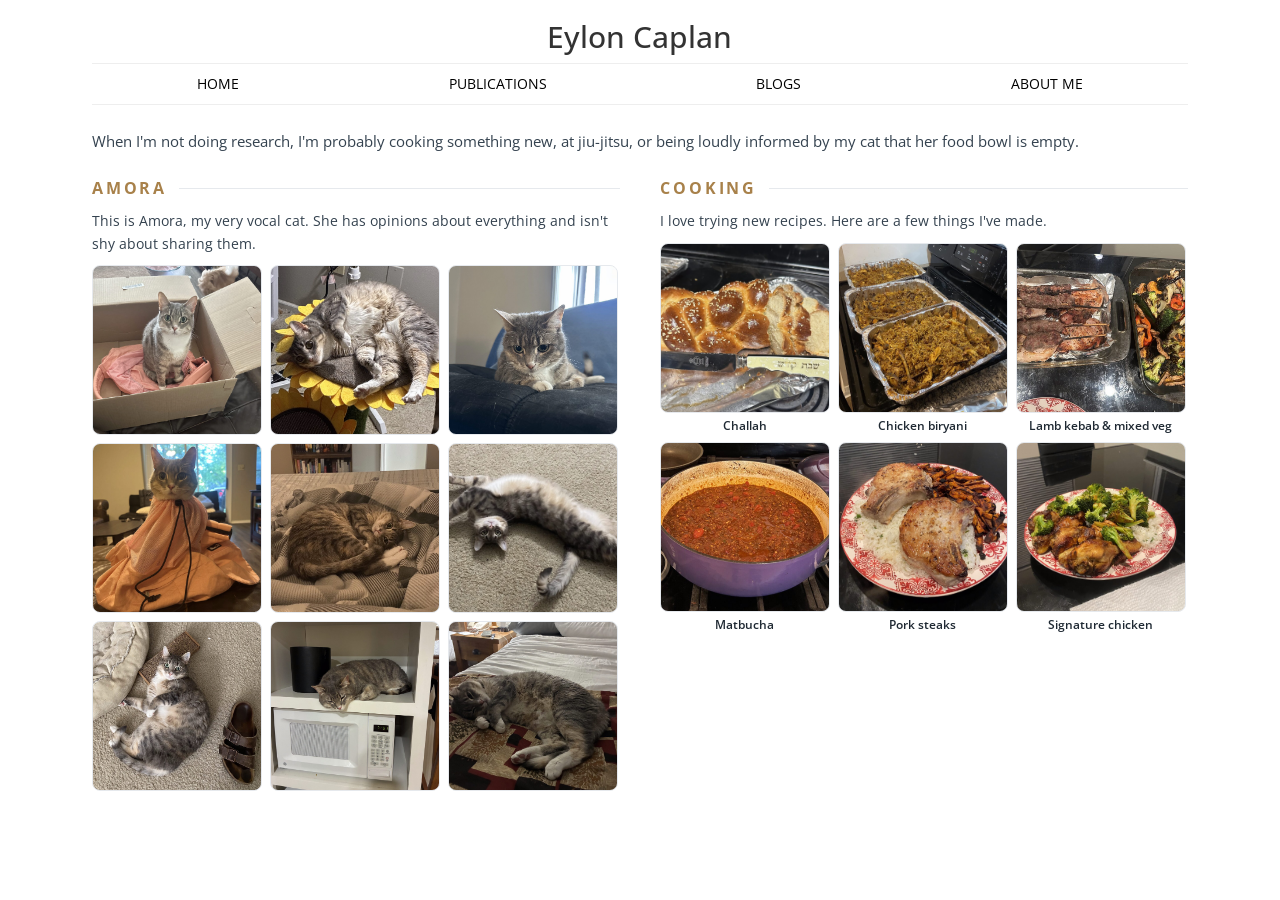
<file: about.html>
<!doctype html>
<html>
<head>
<meta charset="UTF-8">
<meta name="viewport" content="width=device-width, initial-scale=1">
<link rel="shortcut icon" type="image/x-icon" href="images/favicon.ico" />
<link rel="stylesheet" href="css/bootstrap.min.css">
<link rel="stylesheet" href="css/eylon.css">
<link href="https://fonts.googleapis.com/css?family=Open+Sans:400,600,700" rel="stylesheet">

<title>Eylon Caplan</title>

<style>
  /* Same palette as publications.html. */
  :root {
    --ink:      #1F2933;
    --body:     #34424F;
    --muted:    #6B7684;
    --line:     #E6E9ED;
    --tan:      #D5B282;
    --tan-dark: #A8814A;
  }

  /* wider than the other pages so both galleries fit side by side */
  .container.wide { width:88%; max-width:1150px; }

  .about { color:var(--body); }

  .about-cols {
    display:grid;
    grid-template-columns:1fr 1fr;   /* Amora and food side by side */
    gap:40px;
    align-items:start;
  }

  .about-intro { font-size:1.08em; line-height:1.6; margin:4px 0 6px; }

  /* ---------- section headings (match the year headings) ---------- */
  .section-head {
    display:flex;
    align-items:center;
    gap:12px;
    margin:18px 0 10px;
  }

  .section-label {
    font-size:1.15em;
    font-weight:700;
    letter-spacing:0.18em;
    text-transform:uppercase;
    color:var(--tan-dark);
  }

  .section-rule { flex:1; height:1px; background:var(--line); }

  .about p { line-height:1.6; }

  /* ---------- photo galleries ---------- */
  .gallery {
    display:grid;
    grid-template-columns:repeat(3, minmax(0, 170px));   /* tiles top out at 170px */
    gap:8px;
    margin-top:10px;
  }


  .gallery a {
    display:block;
    aspect-ratio:1 / 1;
    overflow:hidden;
    border-radius:8px;
    border:1px solid var(--line);
    background:#F7F9FB;
  }

  .gallery img {
    width:100%;
    height:100%;
    object-fit:cover;
    transition:transform .25s ease;
  }

  .gallery a:hover img { transform:scale(1.04); }

  /* food photos get a label underneath */
  .gallery figure { margin:0; }

  .gallery figcaption {
    margin-top:4px;
    font-size:0.88em;
    font-weight:600;
    text-align:center;
    color:var(--ink);
  }

  @media (max-width:900px) {
    .about-cols { grid-template-columns:1fr; gap:0; }
  }

  @media (max-width:600px) {
    .gallery { gap:6px; }
  }
</style>
</head>

<body>
<div class="container wide">
  <center><h2>Eylon Caplan</h2></center>
  <hr class="nomargin">
  <nav class="mynavbar">
    <a href="index.html">HOME</a>
    <a href="publications.html">PUBLICATIONS</a>
    <a href="blogs.html">BLOGS</a>
    <a href="about.html"><span class="focus">ABOUT ME</span></a>
  </nav>
  <hr class="nomargin"><br>

  <div class="about">
    <p class="about-intro">
      When I'm not doing research, I'm probably cooking something new, at jiu-jitsu,
      or being loudly informed by my cat that her food bowl is empty.
    </p>

    <div class="about-cols">
    <div>
    <div class="section-head">
      <span class="section-label">Amora</span>
      <span class="section-rule"></span>
    </div>
    <p>
      This is Amora, my very vocal cat. She has opinions about everything and isn't shy about sharing them.
    </p>
    <div class="gallery">
      <a href="images/amora/amora-1.jpg"><img src="images/amora/amora-1.jpg" alt="Amora sitting in a cardboard box" loading="lazy"></a>
      <a href="images/amora/amora-2.jpg"><img src="images/amora/amora-2.jpg" alt="Amora sprawled on a sunflower cat bed" loading="lazy"></a>
      <a href="images/amora/amora-3.jpg"><img src="images/amora/amora-3.jpg" alt="Amora on a blue couch" loading="lazy"></a>
      <a href="images/amora/amora-4.jpg"><img src="images/amora/amora-4.jpg" alt="Amora poking her head out of an orange bag" loading="lazy"></a>
      <a href="images/amora/amora-5.jpg"><img src="images/amora/amora-5.jpg" alt="Amora curled up in a blanket" loading="lazy"></a>
      <a href="images/amora/amora-6.jpg"><img src="images/amora/amora-6.jpg" alt="Amora stretched upside down on the carpet" loading="lazy"></a>
      <a href="images/amora/amora-7.jpg"><img src="images/amora/amora-7.jpg" alt="Amora lounging next to a pair of sandals" loading="lazy"></a>
      <a href="images/amora/amora-8.jpg"><img src="images/amora/amora-8.jpg" alt="Amora napping on top of a microwave" loading="lazy"></a>
      <a href="images/amora/amora-9.jpg"><img src="images/amora/amora-9.jpg" alt="Amora asleep on a bed" loading="lazy"></a>
    </div>

    </div>

    <div>
    <div class="section-head">
      <span class="section-label">Cooking</span>
      <span class="section-rule"></span>
    </div>
    <p>
      I love trying new recipes. Here are a few things I've made.
    </p>
    <div class="gallery food">
      <figure><a href="images/food/challah.jpg"><img src="images/food/challah.jpg" alt="Challah" loading="lazy"></a><figcaption>Challah</figcaption></figure>
      <figure><a href="images/food/chicken-biryani.jpg"><img src="images/food/chicken-biryani.jpg" alt="Chicken biryani" loading="lazy"></a><figcaption>Chicken biryani</figcaption></figure>
      <figure><a href="images/food/lamb-kebab-and-mixed-veg.jpg"><img src="images/food/lamb-kebab-and-mixed-veg.jpg" alt="Lamb kebab &amp; mixed veg" loading="lazy"></a><figcaption>Lamb kebab &amp; mixed veg</figcaption></figure>
      <figure><a href="images/food/matbucha.jpg"><img src="images/food/matbucha.jpg" alt="Matbucha" loading="lazy"></a><figcaption>Matbucha</figcaption></figure>
      <figure><a href="images/food/pork-steaks.jpg"><img src="images/food/pork-steaks.jpg" alt="Pork steaks" loading="lazy"></a><figcaption>Pork steaks</figcaption></figure>
      <figure><a href="images/food/signature-chicken.jpg"><img src="images/food/signature-chicken.jpg" alt="Signature chicken" loading="lazy"></a><figcaption>Signature chicken</figcaption></figure>
    </div>
    </div>
    </div>
    <br>
  </div>
</div>
</body>
</html>
</file>
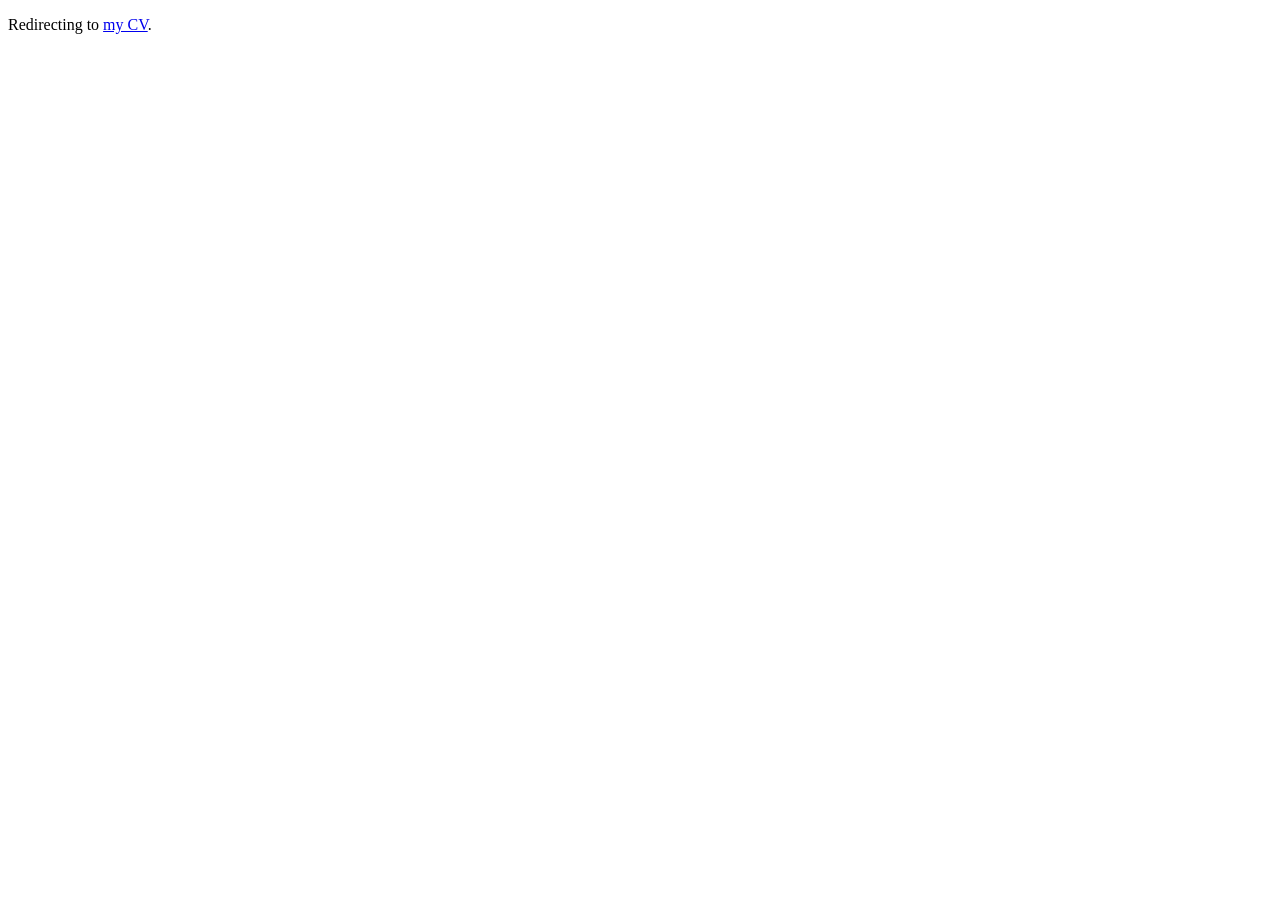
<file: cv.html>
<!doctype html>
<html>
<head>
<meta charset="UTF-8">
<meta http-equiv="refresh" content="0; url=data/CV.pdf">
<link rel="canonical" href="data/CV.pdf">
<title>Eylon Caplan - CV</title>
</head>
<body>
<p>Redirecting to <a href="data/CV.pdf">my CV</a>.</p>
</body>
</html>
</file>
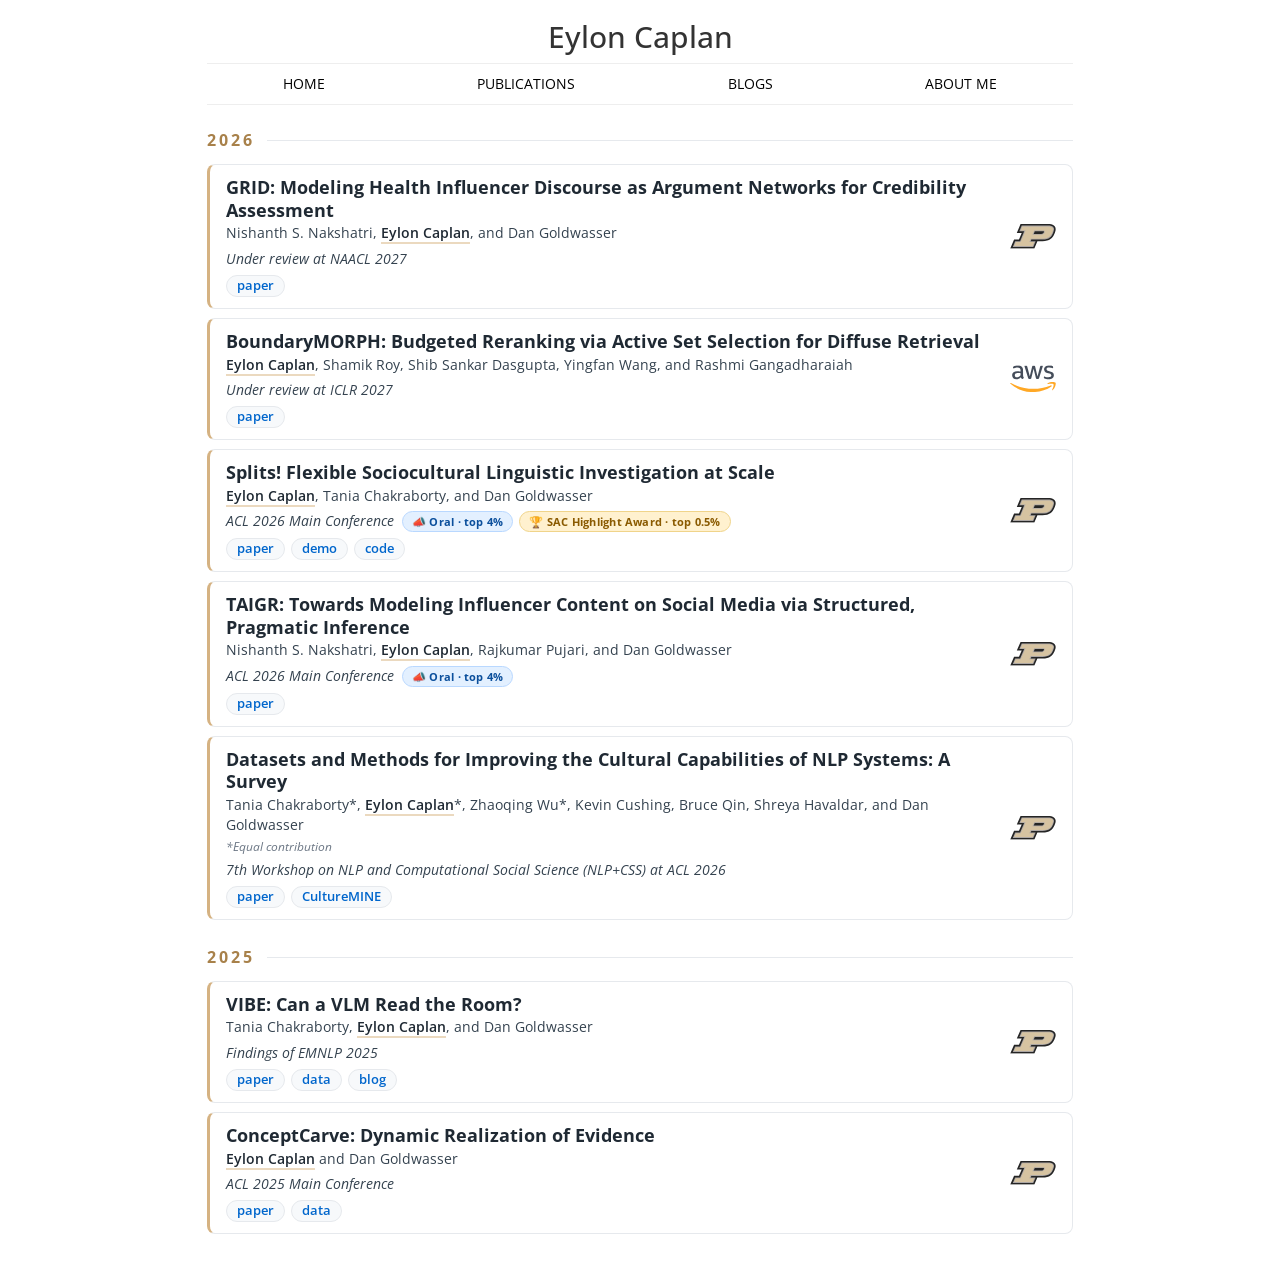
<file: publications.html>
<!doctype html>
<html>
<head>
<meta charset="UTF-8">
<meta name="viewport" content="width=device-width, initial-scale=1">
<link rel="shortcut icon" type="image/x-icon" href="images/favicon.ico" />
<link rel="stylesheet" href="css/bootstrap.min.css">
<link rel="stylesheet" href="css/eylon.css">
<link href="https://fonts.googleapis.com/css?family=Open+Sans:400,600,700" rel="stylesheet">

<title>Eylon Caplan</title>

<style>
  /* ---------- palette ---------- */
  :root {
    --ink:      #1F2933;   /* paper titles */
    --body:     #34424F;   /* authors, venue */
    --muted:    #6B7684;   /* footnotes */
    --line:     #E6E9ED;   /* hairlines, card borders */
    --tan:      #D5B282;   /* site accent (navbar underline) */
    --tan-dark: #A8814A;   /* readable version of the accent for text */
    --link:     #0066CC;
  }

  a, a:visited { color:var(--link); }
  a:hover      { color:#00489B; }

  /* ---------- year headings (replaces the ||||| bars) ---------- */
  .year-head {
    display:flex;
    align-items:center;
    gap:12px;
    margin:26px 0 12px;
  }

  .year-head:first-of-type { margin-top:4px; }

  .year-label {
    font-size:1.15em;
    font-weight:700;
    letter-spacing:0.18em;
    color:var(--tan-dark);
  }

  .year-rule {
    flex:1;
    height:1px;
    background:var(--line);
  }

  /* ---------- publication cards ---------- */
  .publication {
    padding:11px 16px;
    margin-bottom:9px;
    background:#FFFFFF;
    border:1px solid var(--line);
    border-left:3px solid var(--tan);
    border-radius:8px;
    transition:box-shadow .15s ease, border-color .15s ease;
  }

  .publication:hover {
    border-left-color:var(--tan-dark);
    box-shadow:0 2px 12px rgba(31,41,51,0.07);
  }

  .paper-title {
    display:block;
    margin:0 0 2px;
    font-size:1.25em;
    font-weight:700;
    line-height:1.3;
    color:var(--ink);
  }

  .paper-author {
    display:block;
    font-size:1em;
    line-height:1.45;
    color:var(--body);
  }

  .author-highlight {
    font-weight:600;
    color:var(--ink);
    border-bottom:2px solid #EBD9BF;
  }

  .equal-contrib {
    display:block;
    margin-top:2px;
    font-size:0.85em;
    font-style:italic;
    color:var(--muted);
  }

  /* ---------- venue line + badges ---------- */
  .venue-line {
    display:flex;
    flex-wrap:wrap;
    align-items:center;
    gap:6px;
    margin-top:5px;
  }

  .paper-status {
    font-style:italic;
    font-size:1em;
    color:var(--body);
    margin-right:2px;
  }

  .pub-badge {
    display:inline-block;
    font-style:normal;
    font-weight:700;
    font-size:0.8em;
    line-height:1.7;
    letter-spacing:0.02em;
    padding:0 9px;
    border-radius:999px;
    white-space:nowrap;
  }

  .badge-oral {                /* blue, to match the link color */
    color:#0B4F9C;
    background-color:#E3F0FF;
    border:1px solid #B9D8FF;
  }

  .badge-award {               /* gold, to match the site accent */
    color:#8A5A00;
    background-color:#FFF1CF;
    border:1px solid #F0D48A;
  }

  /* ---------- artifact link chips ---------- */
  .artifact-links {
    display:flex;
    flex-wrap:wrap;
    gap:6px;
    margin-top:6px;
  }

  .artifact-links a {
    display:inline-block;
    padding:1px 10px;
    font-size:0.9em;
    font-weight:600;
    color:var(--link);
    background:#F7F9FB;
    border:1px solid var(--line);
    border-radius:999px;
    text-decoration:none;
    transition:background .15s ease, border-color .15s ease;
  }

  .artifact-links a:hover {
    background:#EDF4FC;
    border-color:#B9D8FF;
    text-decoration:none;
  }
  /* ---------- institution logo (top-right of each card) ---------- */
  .publication { position:relative; padding-right:76px; }

  .pub-org {
    position:absolute;
    top:50%;
    right:16px;
    transform:translateY(-50%);
    width:46px;
    height:auto;
    opacity:0.85;
    transition:opacity .15s ease;
  }

  .publication:hover .pub-org { opacity:1; }

  @media (max-width:600px) {
    .publication { padding-right:56px; }
    .pub-org { width:32px; right:12px; }
  }
</style>
</head>

<body>
<div class="container">
  <center><h2>Eylon Caplan</h2></center>
  <hr class="nomargin">
  <nav class="mynavbar">
    <a href="index.html">HOME</a>
    <a href="publications.html"><span class="focus">PUBLICATIONS</span></a>
    <a href="blogs.html">BLOGS</a>
    <a href="about.html">ABOUT ME</a>
  </nav>
  <hr class="nomargin"><br>

  <!-- ========== 2026 ========== -->
  <div class="year-head">
    <span class="year-label">2026</span>
    <span class="year-rule"></span>
  </div>

  <div class="publication">
    <img class="pub-org" src="images/purdue-logo.svg" alt="Purdue University" title="Purdue University">
    <span class="paper-title">GRID: Modeling Health Influencer Discourse as Argument Networks for Credibility Assessment</span>
    <span class="paper-author">Nishanth S. Nakshatri, <span class="author-highlight">Eylon Caplan</span>, and Dan Goldwasser</span>
    <div class="venue-line">
      <span class="paper-status">Under review at NAACL 2027</span>
    </div>
    <div class="artifact-links">
      <a href="https://arxiv.org/abs/2610.27149">paper</a>
    </div>
  </div>

  <div class="publication">
    <img class="pub-org" src="images/aws-logo.svg" alt="Amazon Web Services" title="Amazon Web Services (AWS)">
    <span class="paper-title">BoundaryMORPH: Budgeted Reranking via Active Set Selection for Diffuse Retrieval</span>
    <span class="paper-author"><span class="author-highlight">Eylon Caplan</span>, Shamik Roy, Shib Sankar Dasgupta, Yingfan Wang, and Rashmi Gangadharaiah</span>
    <div class="venue-line">
      <span class="paper-status">Under review at ICLR 2027</span>
    </div>
    <div class="artifact-links">
      <a href="https://arxiv.org/abs/2609.27213">paper</a>
    </div>
  </div>

  <div class="publication">
    <img class="pub-org" src="images/purdue-logo.svg" alt="Purdue University" title="Purdue University">
    <span class="paper-title">Splits! Flexible Sociocultural Linguistic Investigation at Scale</span>
    <span class="paper-author"><span class="author-highlight">Eylon Caplan</span>, Tania Chakraborty, and Dan Goldwasser</span>
    <div class="venue-line">
      <span class="paper-status">ACL 2026 Main Conference</span>
      <span class="pub-badge badge-oral">&#128227; Oral &middot; top 4%</span>
      <span class="pub-badge badge-award">&#127942; SAC Highlight Award &middot; top 0.5%</span>
    </div>
    <div class="artifact-links">
      <a href="https://aclanthology.org/2026.acl-long.117/">paper</a>
      <a href="https://huggingface.co/spaces/ecaplan/splits">demo</a>
      <a href="https://github.com/eyloncaplan/splits">code</a>
    </div>
  </div>

  <div class="publication">
    <img class="pub-org" src="images/purdue-logo.svg" alt="Purdue University" title="Purdue University">
    <span class="paper-title">TAIGR: Towards Modeling Influencer Content on Social Media via Structured, Pragmatic Inference</span>
    <span class="paper-author">Nishanth S. Nakshatri, <span class="author-highlight">Eylon Caplan</span>, Rajkumar Pujari, and Dan Goldwasser</span>
    <div class="venue-line">
      <span class="paper-status">ACL 2026 Main Conference</span>
      <span class="pub-badge badge-oral">&#128227; Oral &middot; top 4%</span>
    </div>
    <div class="artifact-links">
      <a href="https://aclanthology.org/2026.acl-long.1868/">paper</a>
    </div>
  </div>

  <div class="publication">
    <img class="pub-org" src="images/purdue-logo.svg" alt="Purdue University" title="Purdue University">
    <span class="paper-title">Datasets and Methods for Improving the Cultural Capabilities of NLP Systems: A Survey</span>
    <span class="paper-author">Tania Chakraborty*, <span class="author-highlight">Eylon Caplan</span>*, Zhaoqing Wu*, Kevin Cushing, Bruce Qin, Shreya Havaldar, and Dan Goldwasser</span>
    <span class="equal-contrib">*Equal contribution</span>
    <div class="venue-line">
      <span class="paper-status">7th Workshop on NLP and Computational Social Science (NLP+CSS) at ACL 2026</span>
    </div>
    <div class="artifact-links">
      <a href="https://aclanthology.org/2026.nlpcss-1.14/">paper</a>
      <a href="https://culture-in-nlp.pages.dev/">CultureMINE</a>
    </div>
  </div>

  <!-- ========== 2025 ========== -->
  <div class="year-head">
    <span class="year-label">2025</span>
    <span class="year-rule"></span>
  </div>

  <div class="publication">
    <img class="pub-org" src="images/purdue-logo.svg" alt="Purdue University" title="Purdue University">
    <span class="paper-title">VIBE: Can a VLM Read the Room?</span>
    <span class="paper-author">Tania Chakraborty, <span class="author-highlight">Eylon Caplan</span>, and Dan Goldwasser</span>
    <div class="venue-line">
      <span class="paper-status">Findings of EMNLP 2025</span>
    </div>
    <div class="artifact-links">
      <a href="https://aclanthology.org/2025.findings-emnlp.1252.pdf">paper</a>
      <a href="https://huggingface.co/datasets/taniarini/vibe">data</a>
      <a href="blog/vibe/">blog</a>
    </div>
  </div>

  <div class="publication">
    <img class="pub-org" src="images/purdue-logo.svg" alt="Purdue University" title="Purdue University">
    <span class="paper-title">ConceptCarve: Dynamic Realization of Evidence</span>
    <span class="paper-author"><span class="author-highlight">Eylon Caplan</span> and Dan Goldwasser</span>
    <div class="venue-line">
      <span class="paper-status">ACL 2025 Main Conference</span>
    </div>
    <div class="artifact-links">
      <a href="https://aclanthology.org/2025.acl-long.1014.pdf">paper</a>
      <a href="https://huggingface.co/datasets/ecaplan/conceptcarve">data</a>
    </div>
  </div>
  <br>
</div>
</body>
</html>
</file>
<file: css/eylon.css>
body{
	font-family: 'Open Sans', sans-serif;	
}
.container{
	width:70%;
}

.content{
	width:80%;
	margin-left: 5%;
}
a {
	color:#991818;
}

a:hover{
	color:#991818;
}

.mynavbar{
  margin:0 auto;
  /*use flexbox to spread menu items easily*/
  display:flex; 
  flex-align:row;
  justify-content:space-around;
  margin-top:0;
  margin-bottom:0;
}


.mynavbar a{
	color:black;
    text-decoration: none;
    position: relative;
    padding-bottom:10px;
    padding-top:10px;
}

.mynavbar a:hover:after {
    content: "";
    border-bottom: 4px solid #D5B282;
    position: absolute;
    left: 0;
    right: 0;
    bottom: 3px;
}



.nomargin{
	margin:0;
}


.news {
	padding-left: 15px;
}

.year{
	color:#D5B282;
}


@media (min-width: 992px) {
    .news-container {
        width: calc(66.666667% + 423px);
    }
}


/* keep the nav items from running together on phones */
@media (max-width: 600px) {
	.container { width:auto; }
	.mynavbar { flex-wrap:wrap; justify-content:center; column-gap:16px; font-size:0.9em; }
	.mynavbar a { padding-top:8px; padding-bottom:8px; }
}
</file>
